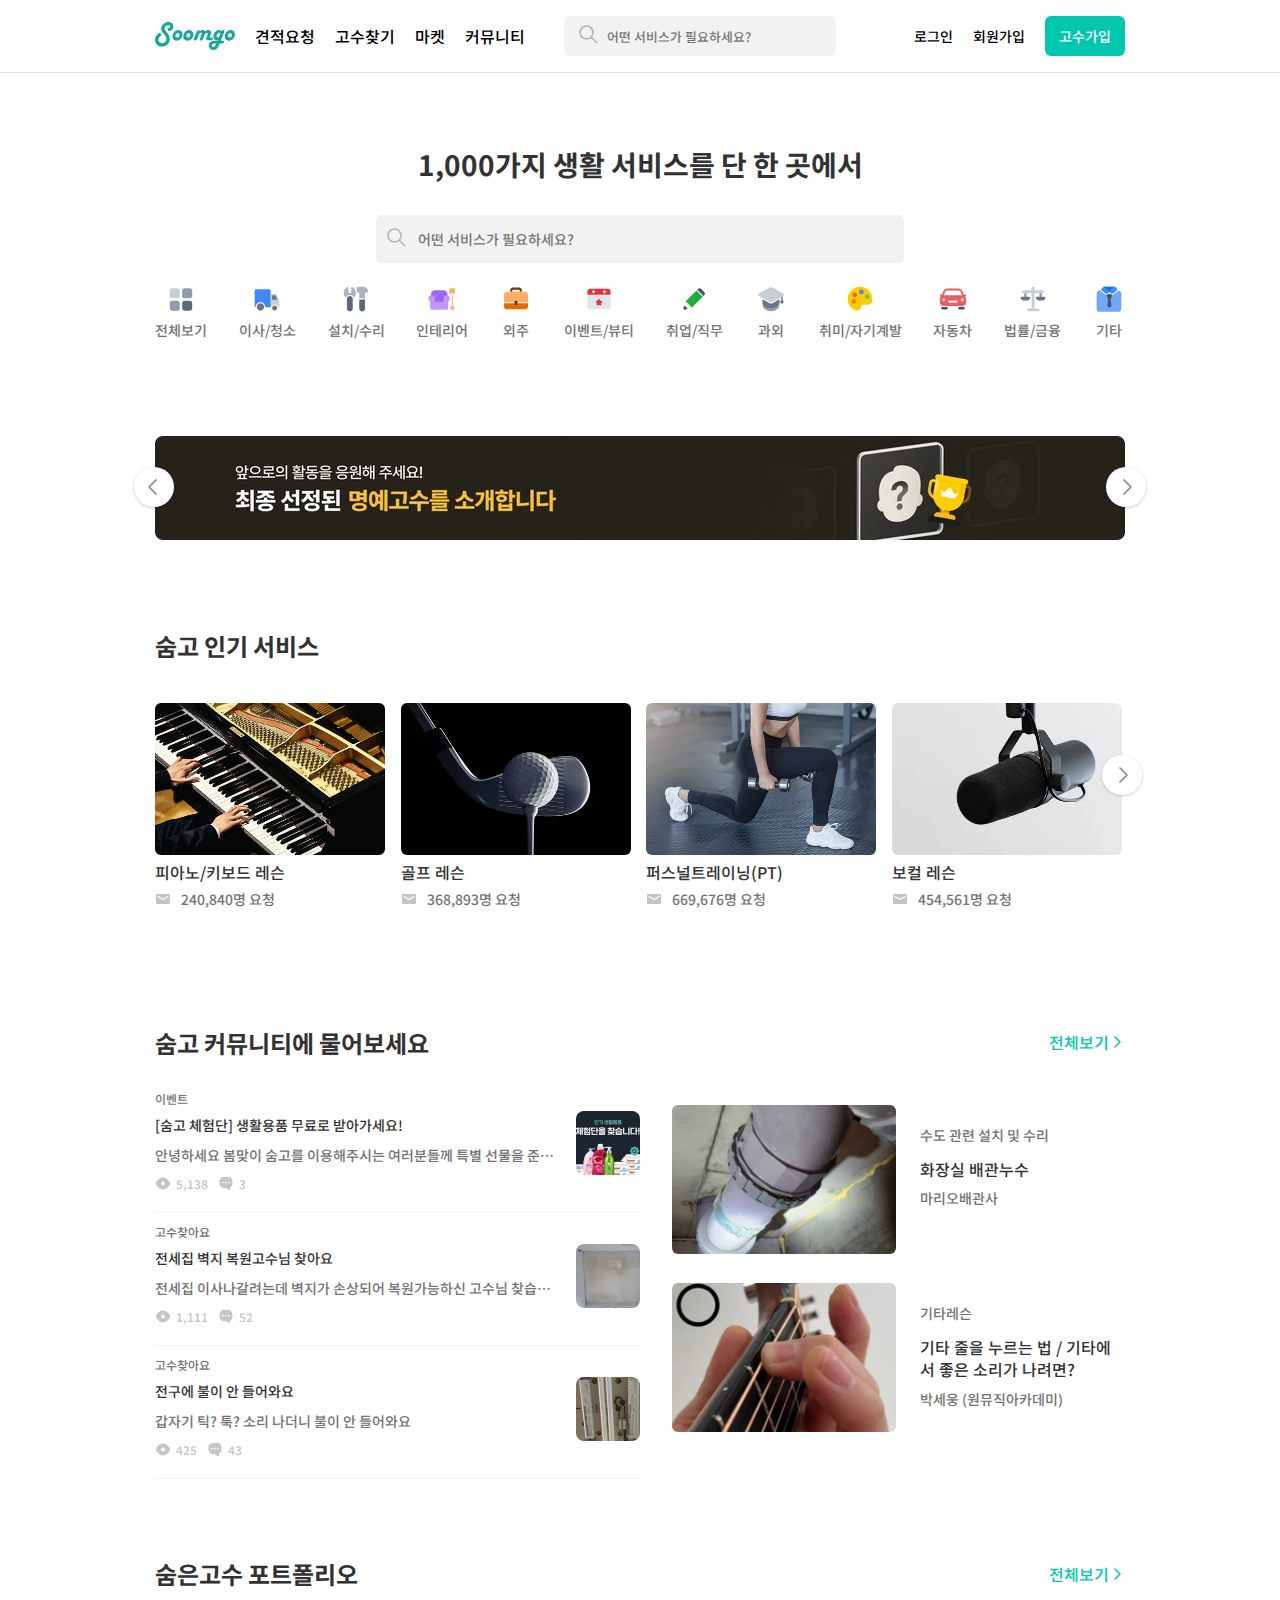
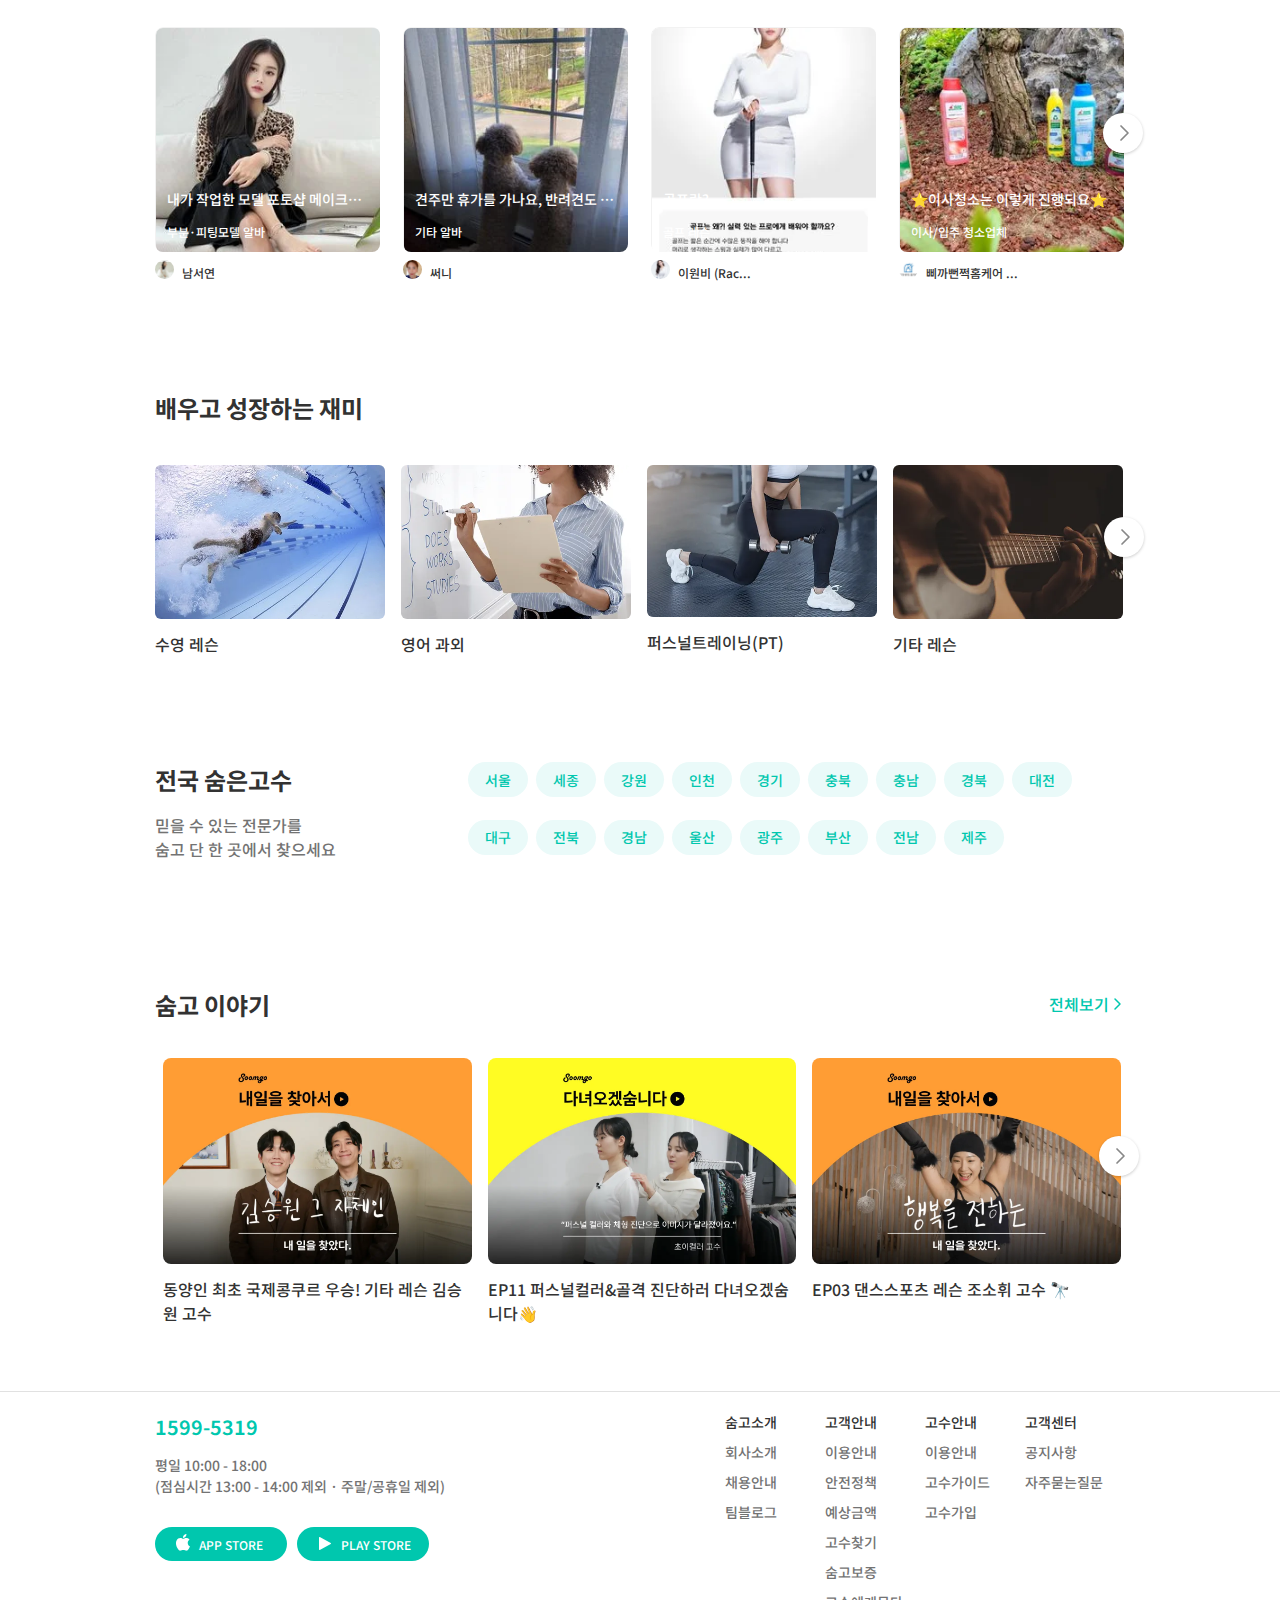
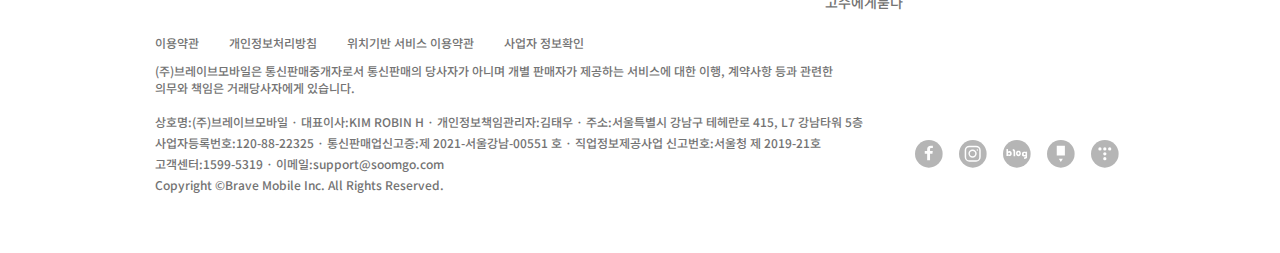
<file: index.html>
<!DOCTYPE html>
<html lang="en">
<head>
  <meta charset="UTF-8">
  <meta name="viewport" content="width=device-width, initial-scale=1.0">
  <title>숨고:숨은고수 - 1000만명이 선택한 전국민 생활 솔루션</title>
  <link rel="stylesheet" href="./css/header.css">
  <link rel="stylesheet" href="./css/index.css">
  <link rel="stylesheet" href="./css/footer.css">
  <link rel="preconnect" href="https://fonts.googleapis.com">
  <link rel="preconnect" href="https://fonts.gstatic.com" crossorigin>
  <link href="https://fonts.googleapis.com/css2?family=Noto+Sans+KR:wght@100..900&display=swap" rel="stylesheet">
  <script defer src="https://code.jquery.com/jquery-3.6.0.min.js"></script>
  <script defer src="./js/index.js"></script>
  <script defer src="./js/header.js"></script>
</head>
<body>
  <header>
    <div class="header">
        <div class="header_left">
            <ul>
                <li><a href="./index.html"><img src="./img/navigation_logo.svg"></a></li>
                <li><a href="">견적요청</a></li>
                <li><a href="">고수찾기</a></li>
                <li><a href="">마켓</a></li>
                <li><a href="./community.html">커뮤니티</a></li>
            </ul>
        </div>
        <div class="header_searchbar">
            <div class="searchbar_inner">
                <p><img src="./img/magnifier.svg"/></p>
                <input type="text" placeholder="어떤 서비스가 필요하세요?"/>
            </div>
        </div>
        <div class="header_right">
            <ul>
                <li><a href="./login.html">로그인</a></li>
                <li><a href="./join.html">회원가입</a></li>
                <li><button>고수가입</button></li>
            </ul>
        </div>
    </div>
    <div class="header_list">
      <div class="header_list_height">
        <div class="header_list_tab">
          <ul>
            <li><span class="header_popular colored">인기키워드</span></li>
            <li><span class="header_recent">최근 검색한 서비스</span></li>
          </ul>
        </div>
        <div class="header_list_content">
          <ul>
            <li><a href="#">피아노/키보드 레슨</a></li>
            <li><a href="#">골프 레슨</a></li>
            <li><a href="#">퍼스널트레이닝(PT)</a></li>
            <li><a href="#">보컬 레슨</a></li>
            <li><a href="#">수학 과외</a></li>
            <li><a href="#">에어컨 설치 및 수리</a></li>
            <li><a href="#">문 설치 및 수리</a></li>
            <li><a href="#">수도 관련 설치 및 수리</a></li>
          </ul>
          <div class="header_recently_search">
            <span>
              최근 검색한 내역이 없습니다
            </span>
          </div>
        </div>
      </div>
      <div class="header_list_close">
        <span>닫기</span>
      </div>
    </div>
  </header>
  <main>
    <section class="section_one">
      <h2>1,000가지 생활 서비스를 단 한 곳에서</h2>
      <div class="section_one_searchbar">
        <p><img src="./img/magnifier.svg"/></p>
        <input type="text" placeholder="어떤 서비스가 필요하세요?" id="main_searchbar"/>
        <div class="searchbar_list">
          <div class="list_height">
            <div class="list_tab">
              <ul>
                <li><span class="popular colored">인기키워드</span></li>
                <li><span class="recent">최근 검색한 서비스</span></li>
              </ul>
            </div>
            <div class="list_content">
              <ul>
                <li><a href="#">피아노/키보드 레슨</a></li>
                <li><a href="#">골프 레슨</a></li>
                <li><a href="#">퍼스널트레이닝(PT)</a></li>
                <li><a href="#">보컬 레슨</a></li>
                <li><a href="#">수학 과외</a></li>
                <li><a href="#">에어컨 설치 및 수리</a></li>
                <li><a href="#">문 설치 및 수리</a></li>
                <li><a href="#">수도 관련 설치 및 수리</a></li>
              </ul>
              <div class="recently_search">
                <span>
                  최근 검색한 내역이 없습니다
                </span>
              </div>
            </div>
          </div>
          <div class="list_close">
            <span>닫기</span>
          </div>
        </div>
      </div>
      <div class="section_one_category">
        <ul>
          <li>
            <a href="">
              <div class="category_button">
                <div><img src="./img/all.svg"/></div>
                <p>전체보기</p>
              </div>
            </a>
          </li>
          <li>
            <a href="">
              <div class="category_button">
                <div><img src="./img/clean.svg"/></div>
                <p>이사/청소</p>
              </div>
            </a>
          </li>
          <li>
            <a href="">
              <div class="category_button">
                <div><img src="./img/as.svg"/></div>
                <p>설치/수리</p>
              </div>
            </a>
          </li>
          <li>
            <a href="">
              <div class="category_button">
                <div><img src="./img/interior.svg"/></div>
                <p>인테리어</p>
              </div>
            </a>
          </li>
          <li>
            <a href="">
              <div class="category_button">
                <div><img src="./img/outsource.svg"/></div>
                <p>외주</p>
              </div>
            </a>
          </li>
          <li>
            <a href="">
              <div class="category_button">
                <div><img src="./img/event.svg"/></div>
                <p>이벤트/뷰티</p>
              </div>
            </a>
          </li>
          <li>
            <a href="">
              <div class="category_button">
                <div><img src="./img/job.svg"/></div>
                <p>취업/직무</p>
              </div>
            </a>
          </li>
          <li>
            <a href="">
              <div class="category_button">
                <div><img src="./img/lesson.svg"/></div>
                <p>과외</p>
              </div>
            </a>
          </li>
          <li>
            <a href="">
              <div class="category_button">
                <div><img src="./img/hobby.svg"/></div>
                <p>취미/자기계발</p>
              </div>
            </a>
          </li>
          <li>
            <a href="">
              <div class="category_button">
                <div><img src="./img/car.svg"/></div>
                <p>자동차</p>
              </div>
            </a>
          </li>
          <li>
            <a href="">
              <div class="category_button">
                <div><img src="./img/legal.svg"/></div>
                <p>법률/금융</p>
              </div>
            </a>
          </li>
          <li>
            <a href="">
              <div class="category_button">
                <div><img src="./img/else.svg"/></div>
                <p>기타</p>
              </div>
            </a>
          </li>
        </ul>
      </div>
      <div class="section_one_banner">
        <div>
          <ul class="banner_img" id="banner">
            <li><a href=""><img class="bannerImage" src="./img/banner1.webp" alt=""></a></li>
            <li><a href=""><img class="bannerImage" src="./img/banner2.webp" alt=""></a></li>
            <li><a href=""><img class="bannerImage" src="./img/banner3.webp" alt=""></a></li>
            <li><a href=""><img class="bannerImage" src="./img/banner4.webp" alt=""></a></li>
            <li><a href=""><img class="bannerImage" src="./img/banner5.webp" alt=""></a></li>
            <li><a href=""><img class="bannerImage" src="./img/banner6.webp" alt=""></a></li>
          </ul>
        </div>
        <p class="banner_prev_button">
          <img src="./img/prev_button.svg" alt="">
        </p>
        <p class="banner_next_button">
          <img src="./img/next_button.svg" alt="">
        </p>
      </div>
    </section>
    <section class="section_two">
      <h2>숨고 인기 서비스</h2>
      <div class="section_two_service">
        <ul class="service">
          <li>
            <a href="">
              <div class="service_list">
                <img class="service_img" src="./img/piano_lesson.webp" alt="">
                <p>피아노/키보드 레슨</p>
                <div class="lesson_request">
                  <img src="./img/request_icon.svg" alt="">
                  <span>240,840명 요청</span>
                </div>
              </div>
            </a>
          </li>
          <li>
            <a href="">
              <div class="service_list">
                <img class="service_img" src="./img/golf_lesson.webp  " alt="">
                <p>골프 레슨</p>
                <div class="lesson_request">
                  <img src="./img/request_icon.svg" alt="">
                  <span>368,893명 요청</span>
                </div>
              </div>
            </a>
          </li>
          <li>
            <a href="">
              <div class="service_list">
                <img class="service_img" src="./img/pt_lesson.webp" alt="">
                <p>퍼스널트레이닝(PT)</p>
                <div class="lesson_request">
                  <img src="./img/request_icon.svg" alt="">
                  <span>669,676명 요청</span>
                </div>
              </div>
            </a>
          </li>
          <li>
            <a href="">
              <div class="service_list">
                <img class="service_img" src="./img/vocal_lesson.webp" alt="">
                <p>보컬 레슨</p>
                <div class="lesson_request">
                  <img src="./img/request_icon.svg" alt="">
                  <span>454,561명 요청</span>
                </div>
              </div>
            </a>
          </li>
          <li>
            <a href="">
              <div class="service_list">
                <img class="service_img" src="./img/math_lesson.webp" alt="">
                <p>수학 과외</p>
                <div class="lesson_request">
                  <img src="./img/request_icon.svg" alt="">
                  <span>330,868명 요청</span>
                </div>
              </div>
            </a>
          </li>
          <li>
            <a href="">
              <div class="service_list">
                <img class="service_img" src="./img/aircon_as.webp" alt="">
                <p>에어컨 설치 및 수리</p>
                <div class="lesson_request">
                  <img src="./img/request_icon.svg" alt="">
                  <span>850,168명 요청</span>
                </div>
              </div>
            </a>
          </li>
          <li>
            <a href="">
              <div class="service_list">
                <img class="service_img" src="./img/door_as.webp" alt="">
                <p>문 설치 및 수리</p>
                <div class="lesson_request">
                  <img src="./img/request_icon.svg" alt="">
                  <span>278,512명 요청</span>
                </div>
              </div>
            </a>
          </li>
          <li>
            <a href="">
              <div class="service_list">
                <img class="service_img" src="./img/watertap_as.webp" alt="">
                <p>수도 관련 설치 및 수리</p>
                <div class="lesson_request">
                  <img src="./img/request_icon.svg" alt="">
                  <span>381,803명 요청</span>
                </div>
              </div>
            </a>
          </li>
        </ul>
        <p class="service_prev_button">
          <img src="./img/prev_button.svg" alt="">
        </p>
        <p class="service_next_button">
          <img src="./img/next_button.svg" alt="">
        </p>
      </div>
    </section>
    <section class="section_three">
      <div class="section_three_title">
        <h2>숨고 커뮤니티에 물어보세요</h2>
        <a href="./community.html">
          <span>전체보기</span>
          <img src="./img/seeall_button.svg" alt="">
        </a>
      </div>
      <div class="section_three_community">
        <div class="community_left">
          <ul>
            <li>
              <a href="">
                <div class="community_post">
                  <p>이벤트</p>
                  <div class="post_content">
                    <p>[숨고 체험단] 생활용품 무료로 받아가세요!</p>
                    <p>
                      안녕하세요 봄맞이 숨고를 이용해주시는 여러분들께 특별 선물을 준비했어요🎁! 신청자 중 50명을 선정하여 신청폼에서 골라주신 생활용품을 보내드릴 예정입니다. 
                      생활필수템으로 준비해보았으니 많은 참여 부탁드려요🥳(당첨자는 후기 필수!) 🎁 상품 정보 : ...
                    </p>
                    <div class="post_view">
                      <p>
                        <img src="./img/view_icon.svg">
                        <span>5,138</span>
                      </p>
                      <p>
                        <img src="./img/message_icon.svg">
                        <span>3</span>
                      </p>
                    </div>
                  </div>
                </div>
                <div class="post_img">
                  <img src="./img/community1.webp" alt="">
                </div>
              </a>
            </li>
            <li>
              <a href="">
                <div class="community_post">
                  <p>고수찾아요</p>
                  <div class="post_content">
                    <p>전세집 벽지 복원고수님 찾아요</p>
                    <p>
                      전세집 이사나갈려는데 벽지가 손상되어 복원가능하신 고수님 찾습니다. 사이즈 가로 약 70 세로 약 80 정도입니다
                    </p>
                    <div class="post_view">
                      <p>
                        <img src="./img/view_icon.svg">
                        <span>1,111</span>
                      </p>
                      <p>
                        <img src="./img/message_icon.svg">
                        <span>52</span>
                      </p>
                    </div>
                  </div>
                </div>
                <div class="post_img">
                  <img src="./img/community2.webp" alt="">
                </div>
              </a>
            </li>
            <li>
              <a href="">
                <div class="community_post">
                  <p>고수찾아요</p>
                  <div class="post_content">
                    <p>전구에 불이 안 들어와요</p>
                    <p>갑자기 틱? 툭? 소리 나더니 불이 안 들어와요</p>
                    <div class="post_view">
                      <p>
                        <img src="./img/view_icon.svg">
                        <span>425</span>
                      </p>
                      <p>
                        <img src="./img/message_icon.svg">
                        <span>43</span>
                      </p>
                    </div>
                  </div>
                </div>
                <div class="post_img">
                  <img src="./img/community3.webp" alt="">
                </div>
              </a>
            </li>
          </ul>
        </div>
        <div class="community_right">
          <ul>
            <li>
              <a href="">
                <div class="community_right_img">
                  <img src="./img/community6.webp" alt="">
                </div>
                <div>
                  <p class="community_right_title">수도 관련 설치 및 수리</p>
                  <p class="community_right_content">
                    화장실 배관누수
                  </p>
                  <span class="community_right_who">마리오배관사</span>
                </div>
              </a>
            </li>
            <li>
              <a href="">
                <div class="community_right_img">
                  <img src="./img/community4.webp" alt="">
                </div>
                <div>
                  <p class="community_right_title">기타레슨</p>
                  <p class="community_right_content"> 
                    기타 줄을 누르는 법 / 기타에서 좋은 소리가 나려면?
                  </p>
                  <span class="community_right_who">박세웅 (원뮤직아카데미)</span>
                </div>
              </a>
            </li>
          </ul>
        </div>
      </div>
    </section>
    <section class="section_four">
      <div class="section_four_title">
        <h2>숨은고수 포트폴리오</h2>
        <a href="">
          <span>전체보기</span>
          <img src="./img/seeall_button.svg" alt="">
        </a>
      </div>
      <div class="section_four_portfolio">
        <ul class="portfolio">
          <li>
            <a href="">
              <div class="port_img">
                <img class="portfolio_img" src="./img/portfolio_model.webp" alt="">
                <div class="port_title">
                  <h3>내가 작업한 모델 포토샵 메이크업 헤어 사진</h3>
                  <p>부분·피팅모델 알바</p>
                </div>
              </div>
            </a>
            <a class="profile" href="">
              <p><img src="./img/nam.webp"></p>
              <span>남서연</span>
            </a>
          </li>
          <li>
            <a href="">
              <div class="port_img">
                <img class="portfolio_img" src="./img/portfolio_dog.webp" alt="">
                <div class="port_title">
                  <h3>견주만 휴가를 가나요, 반려견도 휴가가 필요합니다.</h3>
                  <p>기타 알바</p>
                </div>
              </div>
            </a>
            <a class="profile" href="">
              <p><img src="./img/sunny.webp"></p>
              <span>써니</span>
            </a>
          </li>
          <li>
            <a href="">
              <div class="port_img">
                <img class="portfolio_img" src="./img/portfolio_golf.webp" alt="">
                <div class="port_title">
                  <h3>골프란?</h3>
                  <p>골프 레슨</p>
                </div>
              </div>
            </a>
            <a class="profile" href="">
              <p><img src="./img/golf.webp"></p>
              <span>이원비 (Rac...</span>
            </a>
          </li>
          <li>
            <a href="">
              <div class="port_img">
                <img class="portfolio_img" src="./img/portfolio_clean.webp" alt="">
                <div class="port_title">
                  <h3>⭐️이사청소는 이렇게 진행되요⭐️</h3>
                  <p>이사/입주 청소업체</p>
                </div>
              </div>
            </a>
            <a class="profile" href="">
              <p><img src="./img/homecare.webp"></p>
              <span>삐까뻔쩍홈케어 ...</span>
            </a>
          </li>
          <li>
            <a href="">
              <div class="port_img">
                <img class="portfolio_img" src="./img/portfolio_sportswear.webp" alt="">
                <div class="port_title">
                  <h3>여성복/스포츠웨어/패션잡화 피팅모델</h3>
                  <p>부분·피팅모델 알바</p>
                </div>
              </div>
            </a>
            <a class="profile" href="">
              <p><img src="./img/jungmi.webp"></p>
              <span>정미</span>
            </a>
          </li>
          <li>
            <a href="">
              <div class="port_img">
                <img class="portfolio_img" src="./img/portfolio_remodeling.webp" alt="">
                <div class="port_title">
                  <h3>주택신축, 리모델링 및 보수공사</h3>
                  <p>공사·건설현장 알바</p>
                </div>
              </div>
            </a>
            <a class="profile" href="">
              <p><img src="./img/joohanchul.webp"></p>
              <span>주한철</span>
            </a>
          </li>
          <li>
            <a href="">
              <div class="port_img">
                <img class="portfolio_img" src="./img/portfolio_move.webp" alt="">
                <div class="port_title">
                  <h3>33평 아파트 포장이사로 진행했습니다.</h3>
                  <p>국내 이사</p>
                </div>
              </div>
            </a>
            <a class="profile" href="">
              <p><img src="./img/move.webp"></p>
              <span>⭐ 왕창이사(대...</span>
            </a>
          </li>
          <li>
            <a href="">
              <div class="port_img">
                <img class="portfolio_img" src="./img/portfolio_systemaircon.webp" alt="">
                <div class="port_title">
                  <h3>1way 천장형 분해세척</h3>
                  <p>시스템에어컨 청소</p>
                </div>
              </div>
            </a>
            <a class="profile" href="">
              <p><img src="./img/whitecleanic.webp"></p>
              <span>[화이트크리닉]...</span>
            </a>
          </li>
        </ul>
      </div>
      <p class="portfolio_prev_button">
        <img src="./img/prev_button.svg" alt="">
      </p>
      <p class="portfolio_next_button">
        <img src="./img/next_button.svg" alt="">
      </p>
    </section>
    <section class="section_five">
      <h2>배우고 성장하는 재미</h2>
      <div class="section_five_fun">
        <ul class="lesson">
          <li>
            <a href="">
              <div class="lesson_list">
                <img src="./img/swim_lesson.webp" alt="">
                <p>수영 레슨</p>
              </div>
            </a>
          </li>
          <li>
            <a href="">
              <div class="lesson_list">
                <img src="./img/eng_lesson.webp" alt="">
                <p>영어 과외</p>
              </div>
            </a>
          </li>
          <li>
            <a href="">
              <div class="lesson_list">
                <img src="./img/pt_lesson.webp" alt="">
                <p>퍼스널트레이닝(PT)</p>
              </div>
            </a>
          </li>
          <li>
            <a href="">
              <div class="lesson_list">
                <img src="./img/guiter_lesson.webp" alt="">
                <p>기타 레슨</p>
              </div>
            </a>
          </li>
          <li>
            <a href="">
              <div class="lesson_list">
                <img src="./img/golf_lesson.webp" alt="">
                <p>골프 레슨</p>
              </div>
            </a>
          </li>
          <li>
            <a href="">
              <div class="lesson_list">
                <img src="./img/vocal_lesson.webp" alt="">
                <p>보컬 레슨</p>
              </div>
            </a>
          </li>
        </ul>
        <p class="lesson_prev_button">
          <img src="./img/prev_button.svg" alt="">
        </p>
        <p class="lesson_next_button">
          <img src="./img/next_button.svg" alt="">
        </p>
      </div>
    </section>
    <section class="section_six">
      <div class="section_six_title">
        <h2>전국 숨은고수</h2>
        <p>
          믿을 수 있는 전문가를
          <br>
          숨고 단 한 곳에서 찾으세요
        </p>
      </div>
      <ul>
        <li><a href="">서울</a></li>
        <li><a href="">세종</a></li>
        <li><a href="">강원</a></li>
        <li><a href="">인천</a></li>
        <li><a href="">경기</a></li>
        <li><a href="">충북</a></li>
        <li><a href="">충남</a></li>
        <li><a href="">경북</a></li>
        <li><a href="">대전</a></li>
        <li><a href="">대구</a></li>
        <li><a href="">전북</a></li>
        <li><a href="">경남</a></li>
        <li><a href="">울산</a></li>
        <li><a href="">광주</a></li>
        <li><a href="">부산</a></li>
        <li><a href="">전남</a></li>
        <li><a href="">제주</a></li>
      </ul>
    </section>
    <section class="section_seven">
      <div class="section_seven_title">
        <h2>숨고 이야기</h2>
        <a href="">
          <span>전체보기</span>
          <img src="./img/seeall_button.svg" alt="">
        </a>
      </div>
      <div class="section_seven_story">
        <ul class="story">
          <li>
            <a href="">
              <div class="story_img"><img src="./img/sumgo_story1.webp" alt=""></div>
              <p>동양인 최초 국제콩쿠르 우승! 기타 레슨 김승원 고수</p>
            </a>
          </li>
          <li>
            <a href="">
              <div class="story_img"><img src="./img/sumgo_story2.webp" alt=""></div>
              <p>EP11 퍼스널컬러&골격 진단하러 다녀오겠숨니다👋</p>
            </a>
          </li>
          <li>
            <a href="">
              <div class="story_img"><img src="./img/sumgo_story3.webp" alt=""></div>
              <p>EP03 댄스스포츠 레슨 조소휘 고수 🔭</p>
            </a>
          </li>
          <li>
            <a href="">
              <div class="story_img"><img src="./img/sumgo_story4.webp" alt=""></div>
              <p>EP10 이사 청소하러 다녀오겠숨니다👋</p>
            </a>
          </li>
          <li>
            <a href="">
              <div class="story_img"><img src="./img/sumgo_story5.webp" alt=""></div>
              <p>EP09 베이킹 레슨하러 다녀오겠숨니다👋</p>
            </a>
          </li>
          <li>
            <a href="">
              <div class="story_img"><img src="./img/sumgo_story6.webp" alt=""></div>
              <p>EP02 OPIc과외 정희훈 고수🔭</p>
            </a>
          </li>
          <li>
            <a href="">
              <div class="story_img"><img src="./img/sumgo_story7.webp" alt=""></div>
              <p>EP08 와인 레슨하러 다녀오겠숨니다👋</p>
            </a>
          </li>
          <li>
            <a href="">
              <div class="story_img"><img src="./img/sumgo_story8.webp" alt=""></div>
              <p>EP01 수제악기 제작 김병철 고수 🔭</p>
            </a>
          </li>
        </ul>
      </div>
      <p class="story_prev_button">
        <img src="./img/prev_button.svg" alt="">
      </p>
      <p class="story_next_button">
        <img src="./img/next_button.svg" alt="">
      </p>
    </section>
  </main>
  <footer>
    <div class="footer">
      <div class="footer_top">
        <div class="footer_top_right">
          <p class="text_top">1599-5319</p>
          <p class="text_middle">
            평일 10:00 - 18:00
            <br>
            (점심시간 13:00 - 14:00 제외 · 주말/공휴일 제외)
          </p>
          <div class="downloads_button">
            <a class="download" href="">
              <img src="./img/icon-download-appstore.svg" alt="">
              APP STORE
            </a>
            <a class="download" href="">
              <img src="./img/icon-download-palystore.svg" alt="">
              PLAY STORE
            </a>
          </div>
        </div>
        <div class="footer_top_left">
          <ul>
            <li>
              <p>숨고소개</p>
              <div>
                <a href="">회사소개</a>
                <a href="">채용안내</a>
                <a href="">팀블로그</a>
              </div>
            </li>
            <li>
              <p>고객안내</p>
              <div>
                <a href="">이용안내</a>
                <a href="">안전정책</a>
                <a href="">예상금액</a>
                <a href="">고수찾기</a>
                <a href="">숨고보증</a>
                <a href="">고수에게묻다</a>
              </div>
            </li>
            <li>
              <p>고수안내</p>
              <div>
                <a href="">이용안내</a>
                <a href="">고수가이드</a>
                <a href="">고수가입</a>
              </div>
            </li>
            <li>
              <p>고객센터</p>
              <div>
                <a href="">공지사항</a>
                <a href="">자주묻는질문</a>
              </div>
            </li>
          </ul>
        </div>
      </div>
      <div class="footer_bottom">
        <div class="footer_bottom_left">
          <ul class="bottom_list">
            <li><a href="">이용약관</a></li>
            <li><a href="">개인정보처리방침</a></li>
            <li><a href="">위치기반 서비스 이용약관</a></li>
            <li><a href="">사업자 정보확인</a></li>
          </ul>
          <div>
            (주)브레이브모바일은 통신판매중개자로서 통신판매의 당사자가 아니며 개별 판매자가 제공하는 서비스에 대한 이행, 계약사항 등과 관련한 
            <br>
            의무와 책임은 거래당사자에게 있습니다.
          </div>
          <ul class="company_info">
            <li>상호명:(주)브레이브모바일 · 대표이사:KIM ROBIN H · 개인정보책임관리자:김태우 · 주소:서울특별시 강남구 테헤란로 415, L7 강남타워 5층</li>
            <li>사업자등록번호:120-88-22325 · 통신판매업신고증:제 2021-서울강남-00551 호 · 직업정보제공사업 신고번호:서울청 제 2019-21호</li>
            <li>고객센터:1599-5319 · 이메일:support@soomgo.com</li>
            <li>Copyright ©Brave Mobile Inc. All Rights Reserved.</li>
          </ul>
        </div>
        <div class="footer_bottom_right">
          <a href=""><img src="./img/icon-footer-sns-facebook.svg" alt=""></a>
          <a href=""><img src="./img/icon-footer-sns-instagram.svg" alt=""></a>
          <a href=""><img src="./img/icon-footer-sns-naverblog.svg" alt=""></a>
          <a href=""><img src="./img/icon-footer-sns-naverpost.svg" alt=""></a>
          <a href=""><img src="./img/icon-footer-sns-tistory.svg" alt=""></a>
        </div>
      </div>
    </div>
  </footer>
</body>
</html>
</file>
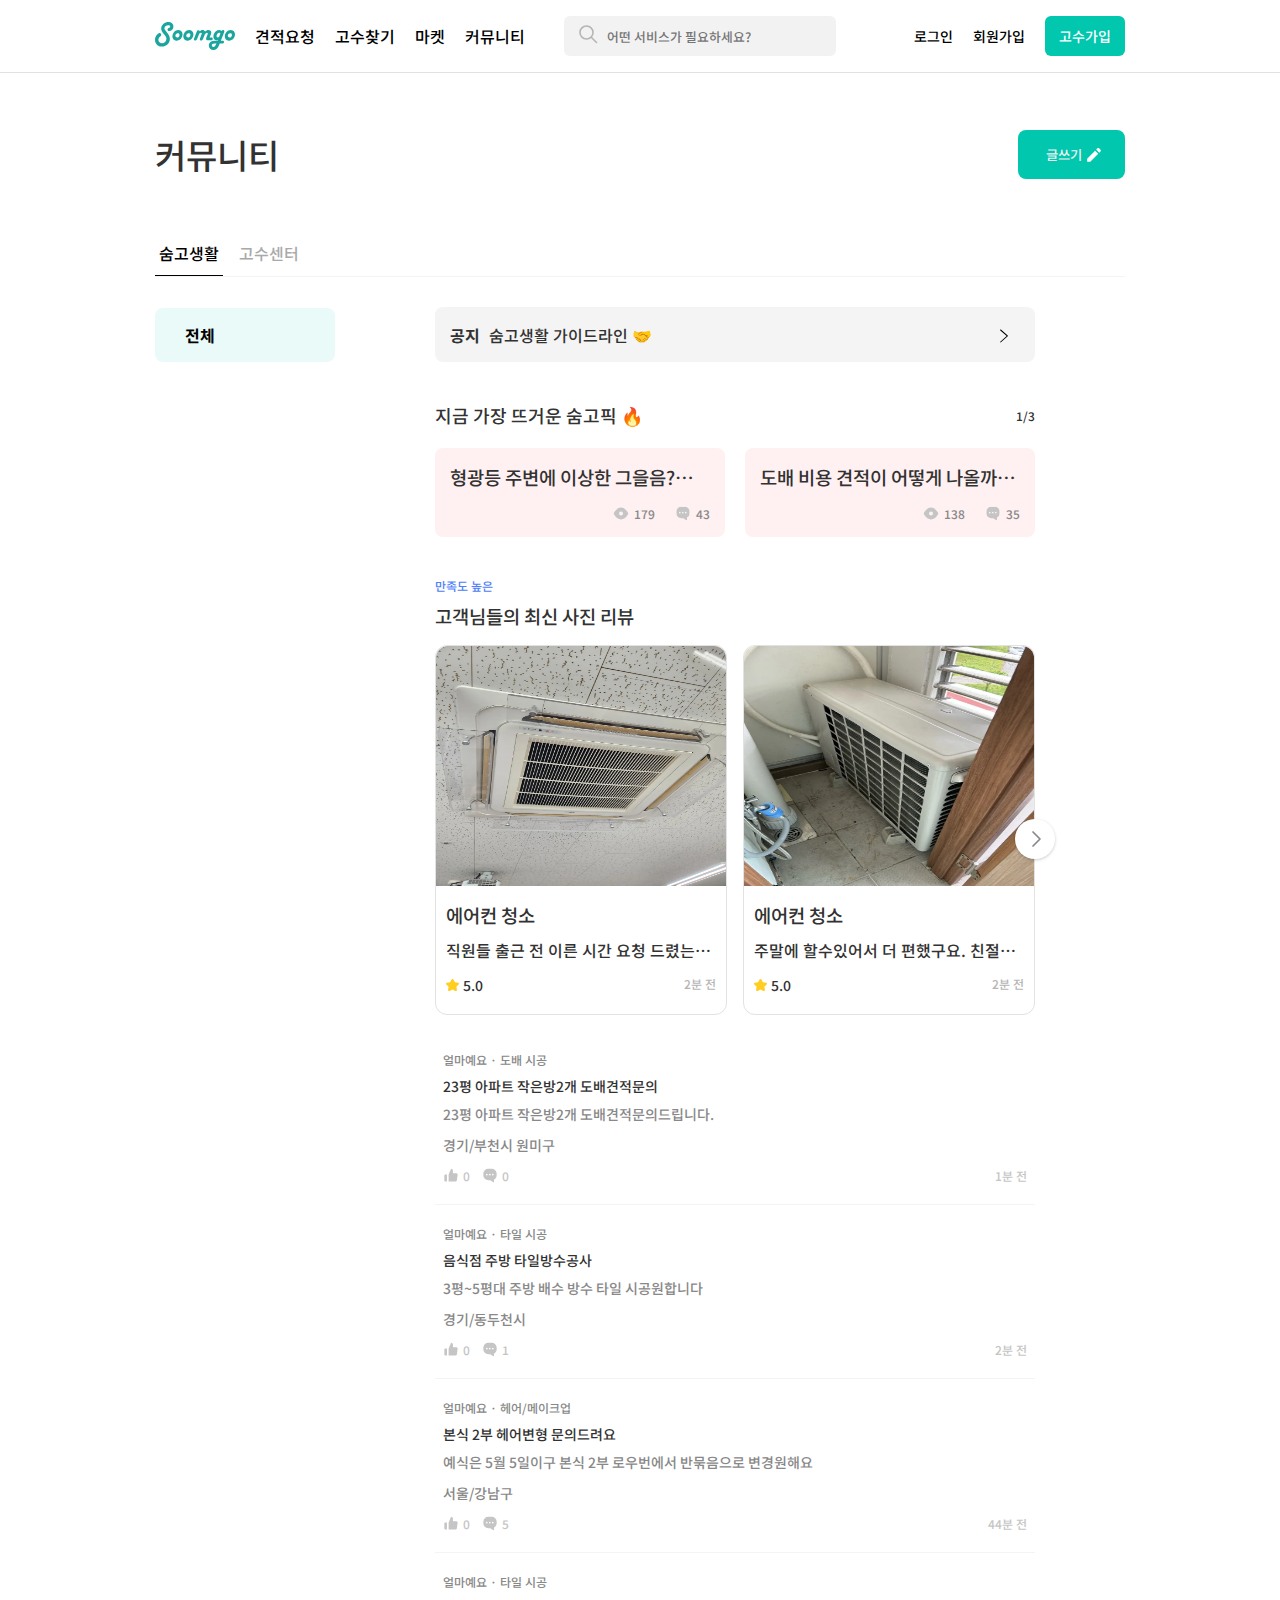
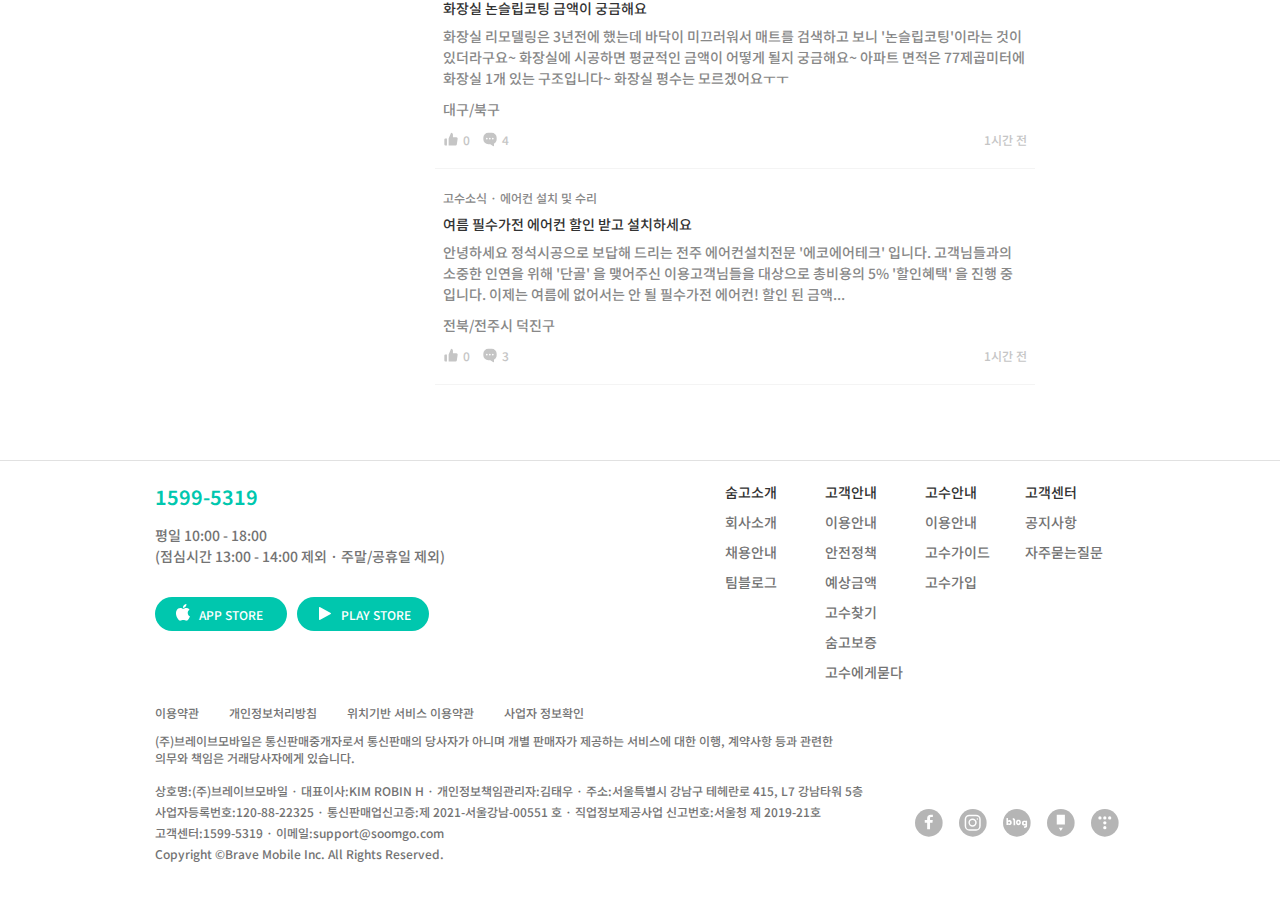
<file: community.html>
<!DOCTYPE html>
<html lang="en">
<head>
  <meta charset="UTF-8">
  <meta name="viewport" content="width=device-width, initial-scale=1.0">
  <title>생활 속 문제나 궁금한 서비스 비용, 다양한 경험을 이야기 해 보세요.</title>
  <link rel="stylesheet" href="./css/header.css">
  <link rel="stylesheet" href="./css/community.css">
  <link rel="stylesheet" href="./css/footer.css">
  <link rel="preconnect" href="https://fonts.googleapis.com">
  <link rel="preconnect" href="https://fonts.gstatic.com" crossorigin>
  <link href="https://fonts.googleapis.com/css2?family=Noto+Sans+KR:wght@100..900&display=swap" rel="stylesheet">
  <script defer src="https://code.jquery.com/jquery-3.6.0.min.js"></script>
  <script defer src="./js/community.js"></script>
  <script defer src="./js/header.js"></script>
</head>
<body>
  <header>
    <div class="header">
        <div class="header_left">
            <ul>
                <li><a href="./index.html"><img src="./img/navigation_logo.svg"></a></li>
                <li><a href="">견적요청</a></li>
                <li><a href="">고수찾기</a></li>
                <li><a href="">마켓</a></li>
                <li><a href="./community.html">커뮤니티</a></li>
            </ul>
        </div>
        <div class="header_searchbar">
            <div class="searchbar_inner">
                <p><img src="./img/magnifier.svg"/></p>
                <input type="text" placeholder="어떤 서비스가 필요하세요?"/>
            </div>
        </div>
        <div class="header_right">
            <ul>
                <li><a href="./login.html">로그인</a></li>
                <li><a href="./join.html">회원가입</a></li>
                <li><button>고수가입</button></li>
            </ul>
        </div>
    </div>
    <div class="header_list">
      <div class="header_list_height">
        <div class="header_list_tab">
          <ul>
            <li><span class="header_popular colored">인기키워드</span></li>
            <li><span class="header_recent">최근 검색한 서비스</span></li>
          </ul>
        </div>
        <div class="header_list_content">
          <ul>
            <li><a href="#">피아노/키보드 레슨</a></li>
            <li><a href="#">골프 레슨</a></li>
            <li><a href="#">퍼스널트레이닝(PT)</a></li>
            <li><a href="#">보컬 레슨</a></li>
            <li><a href="#">수학 과외</a></li>
            <li><a href="#">에어컨 설치 및 수리</a></li>
            <li><a href="#">문 설치 및 수리</a></li>
            <li><a href="#">수도 관련 설치 및 수리</a></li>
          </ul>
          <div class="header_recently_search">
            <span>
              최근 검색한 내역이 없습니다
            </span>
          </div>
        </div>
      </div>
      <div class="header_list_close">
        <span>닫기</span>
      </div>
    </div>
  </header>
  <main>
    <section class="community_title">
      <h1>커뮤니티</h1>
      <button>글쓰기<img src="./img/icon-pencil.svg" alt=""></button>
    </section>
    <section class="community_categorytab">
      <a class="sumgolife" href="">숨고생활</a>
      <a class="gosucenter" href="">고수센터</a>
    </section>
    <section class="community_main">
      <div class="community_main_category">
        <p><a href="">전체</a></p>
      </div>
      <div class="community_main_content">
        <div class="community_notice">
          <ul class="community_banner">
            <li>
              <a href="">
                <div class="community_news">
                  <span>공지</span>
                  <span>숨고생활 가이드라인 🤝</span>
                </div>
                <span><img src="./img/news_next_button.png" alt=""></span>
              </a>
            </li>
            <li>
              <a href="">
                <div class="community_news">
                  <span>이벤트</span>
                  <span>[숨고 체험단] 생활용품 무료로 받아가세요!</span>
                </div>
                <span><img src="./img/news_next_button.png" alt=""></span>
              </a>
            </li>
          </ul>
        </div>
        <div class="community_sumgo_pick">
          <div class="sumgo_pick_title">
            <h3>지금 가장 뜨거운 숨고픽 🔥</h3>
            <span>1/3</span>
          </div>

          <div>
            <div class="sumgo_pick_banner">
              <ul class="pick_banner">
                <li class="banner_li">
                  <a href="">
                  <h3>형광등 주변에 이상한 그을음?이 왜 생길까요?</h3>
                  <div>
                    <p>
                      <span><img src="./img/view_icon.svg" alt=""></span>
                      <span>179</span>
                    </p>
                    <p>
                      <span><img src="./img/message_icon.svg" alt=""></span>
                      <span>43</span>
                    </p>
                  </div>
                  </a>
                </li>
                <li class="banner_li">
                  <a href="">
                  <h3>도배 비용 견적이 어떻게 나올까요?</h3>
                  <div>
                    <p>
                      <span><img src="./img/view_icon.svg" alt=""></span>
                      <span>138</span>
                    </p>
                    <p>
                      <span><img src="./img/message_icon.svg" alt=""></span>
                      <span>35</span>
                    </p>
                  </div>
                  </a>
                </li>
                <li class="banner_li">
                  <a href="">
                  <h3>세면대 깨짐 처리비용 어느정도 될까요?</h3>
                  <div>
                    <p>
                      <span><img src="./img/view_icon.svg" alt=""></span>
                      <span>81</span>
                    </p>
                    <p>
                      <span><img src="./img/message_icon.svg" alt=""></span>
                      <span>41</span>
                    </p>
                  </div>
                  </a>
                </li>
                <li class="banner_li">
                  <a href="">
                  <h3>전실에 수납장하고싶어요</h3>
                  <div>
                    <p>
                      <span><img src="./img/view_icon.svg" alt=""></span>
                      <span>60</span>
                    </p>
                    <p>
                      <span><img src="./img/message_icon.svg" alt=""></span>
                      <span>32</span>
                    </p>
                  </div>
                  </a>
                </li>
                <li class="banner_li">
                  <a href="">
                  <h3>맥북 윈도우 설치후 배터리/발열/팅김문제</h3>
                  <div>
                    <p>
                      <span><img src="./img/view_icon.svg" alt=""></span>
                      <span>60</span>
                    </p>
                    <p>
                      <span><img src="./img/message_icon.svg" alt=""></span>
                      <span>32</span>
                    </p>
                  </div>
                  </a>
                </li>
                <li class="banner_li">
                  <a href="">
                  <h3>욕실 문 수리/교체</h3>
                  <div>
                    <p>
                      <span><img src="./img/view_icon.svg" alt=""></span>
                      <span>462</span>
                    </p>
                    <p>
                      <span><img src="./img/message_icon.svg" alt=""></span>
                      <span>58</span>
                    </p>
                  </div>
                  </a>
                </li>
              </ul>
            </div>
            <p class="sumgo_pick_prev_button" id = "pick_prev_button">
              <img src="./img/prev_button.svg" alt="">
            </p>
            <p class="sumgo_pick_next_button" id = "pick_next_button">
              <img src="./img/next_button.svg" alt="">
            </p>
          </div>
        </div>
        <div class="community_photo_review">
          <div class="community_photo_review_title">
            <p>만족도 높은</p>
            <h3>고객님들의 최신 사진 리뷰</h3>
          </div>
          <div>
          <ul class="photo_review_list">
            <li>
              <a href="">
                <img src="./img/aircon_clean.webp" alt="">
                <div class="photo_review_content">
                  <h3>에어컨 청소</h3>
                  <p> 
                    직원들 출근 전 이른 시간 요청 드렸는데 시간보다 더 일찍 방문 주셨어요.
                    언제 마지막으로 청소했는지 모를 정도로 상태가 심각했는데;; 깨끗하고 꼼꼼하게 작업 잘 해 주셨어요!
                    덕분에 더운 여름 깨끗한 에어컨 바람 맞으며 잘 보낼 수 있을 것 같습니다.
                    감사합니다. 
                  </p>
                  <div class="review_rating">
                    <p>
                      <img src="./img/star.svg" alt="">
                      <span>5.0</span>
                    </p>
                    <span>2분 전</span>
                  </div>
                </div>
              </a>
            </li>
            <li>
              <a href="">
                <img src="./img/aircon_install.webp" alt="">
                <div class="photo_review_content">
                  <h3>에어컨 청소</h3>
                  <p> 
                    주말에 할수있어서 더 편했구요.
                    친절하시고 꼼꼼하세요.
                    시간 좀 걸렸지만 
                    그만큼 꼼꼼하게 체크해주셨어요^^ 
                  </p>
                  <div class="review_rating">
                    <p>
                      <img src="./img/star.svg" alt="">
                      <span>5.0</span>
                    </p>
                    <span>2분 전</span>
                  </div>
                </div>
              </a>
            </li>
            <li>
              <a href="">
                <img src="./img/review_photo3.webp" alt="">
                <div class="photo_review_content">
                  <h3>에어컨 청소</h3>
                  <p> 
                    친절하시고 꼼꼼히 잘 해주셨어요~에어컨 두개 모두 깔끔히 청소 되었네요,
                    청소 전 후 사진보시면 훌륭히 마무리 되었습니다~  
                  </p>
                  <div class="review_rating">
                    <p>
                      <img src="./img/star.svg" alt="">
                      <span>5.0</span>
                    </p>
                    <span>2분 전</span>
                  </div>
                </div>
              </a>
            </li>
            <li>
              <a href="">
                <img src="./img/review_photo4.webp" alt="">
                <div class="photo_review_content">
                  <h3>도배 시공</h3>
                  <p> 
                    제가 도배를 해봤지만 이만큼 섬세한 사장님 없습니다 끝마무리도 너무 깔끔하게 해주시고 섬세함이 장난이 아닌데 
                    저희 어머니 집에 도배할때 다른분은 기계를 들고 들어와서 펴서 장판에 찍힘이 다 생겼었는데 여기 사장님은 기계를 피고 박스 깔고 들어오시더라구요 
                    장판 찍힘 하나도 없었습니다 제가 인테리어 하나엔 좀 깐깐한데 너무 만족하구요 다른데는 불안해서 지켜봤는데 여기는 정말 믿고 맡겨도 되는 집입니다 다른 집을 가도 저는 여기서 할거에요 괜히 돈은 돈대로 쓰고 내집 망가지면 너무 속상하잖아요
                    이 사장님이면 믿을수 있습니다 젊어서 트렌드 픽도 잘해주시고 인기 있으면 있다 없으면 없다 정확하게 이야기해주세요 진짜 도배든 장판이든 여기서 하세요 실제로 받은 제가 보장합니다👍🏻
                    후기를 이만큼 쓴적도 잘 없지만 진심으로 느껴서 남기니까 진짜 여기서 하세요 저는
                    두번 세번 네번 아니 만번 추천합니다
                    여기 사장님 도배 안하시면 저 평생 도배 못해요 ..? 도배 계~속 해주세여 진짜  
                  </p>
                  <div class="review_rating">
                    <p>
                      <img src="./img/star.svg" alt="">
                      <span>5.0</span>
                    </p>
                    <span>2분 전</span>
                  </div>
                </div>
              </a>
            </li>
            <li>
              <a href="">
                <img src="./img/review_photo5.webp" alt="">
                <div class="photo_review_content">
                  <h3>이사/입주 청소업체</h3>
                  <p> 
                    결혼 후 첫 이사여서 입주청소를 잘하는 업체를 만나고 싶었어요. 워낙 안좋은 후기들을 많이 봐서 걱정을 많이 했는데 숨고에서 정말 좋은 업체를 만났네요^^
                    당일 현장에서 작업자분들께서 꼼꼼하게 체크해주시고, 작업하는 내용을 실시간으로 보내주셔서 너무 신뢰가 갔습니다!
                    검수할때도 어떤 약품으로 어떻게 처리했는지를 잘 설명해주셨고, 검수하면서 발견된 덜 된 부분들도 다시 잘 마무리 해주셨습니다! 
                    
                    특별히,, 저희가 작업을 잘 하실 수 있는 환경을 잘 만들어드렸어야 했는데,, 그런 부분도 이해해주시고 ㅠㅠ 끝까지 잘 해주셔서 너무 감사드립니다!!
                    클린클리닉 추천합니당 😆 ^ 
                  </p>
                  <div class="review_rating">
                    <p>
                      <img src="./img/star.svg" alt="">
                      <span>5.0</span>
                    </p>
                    <span>2분 전</span>
                  </div>
                </div>
              </a>
            </li>
            <li>
              <a href="">
                <img src="./img/review_photo6.webp" alt="">
                <div class="photo_review_content">
                  <h3>수도 관련 설치 및 수리</h3>
                  <p>                     
                      제 실수로 세면대 배관이 절단 되어 교체 부탁 드렸습니다. 사전 연락도 친절하고 배려있게 잘 해주셨고, 방문 받았을 땐 더 친절함이 느껴졌어요. 
                      세면대가 완전 오픈형이 아니라 교체작업 많이 힘드셨음에도 불구하고, 다행히 일체형은 아니라며 추가비용 청구하지 않으시더라구요. 
                      오신김에 제가 망가뜨린 싱크대 호수도 좀 봐달라고 부탁 드렸어요. 좀 심각하게 망가뜨려 신랑도 포기했었는데, 힘을 너무 많이 쓰셔야 하는 상황에 땀을 계속 흘리시는데도 힘든내색 하지 않으시고 저렴한 가격에 교체 잘 해주셨어요. 
                      가격도 저렴하게 해주셔서 감사한 마음에 약소하나마 2만원 더 얹어드렸습니다. 
                      신랑도 저도 비용이 많이 나올거라 예상했었거든요. 저렴해도 완성도 높아 만족도 Good!! 
                      리뷰작성 잘 안 하는데 기분 좋은 마음에 올리네요. 세면대,싱크대 망가진 게 마음의 짐이었는데 홀가분한 하루입니다~ 고맙습니다!!!
                  </p>
                  <div class="review_rating">
                    <p>
                      <img src="./img/star.svg" alt="">
                      <span>5.0</span>
                    </p>
                    <span>2분 전</span>
                  </div>
                </div>
              </a>
            </li>
          </ul>
          </div>
          <p class="photo_review_prev_button">
            <img src="./img/prev_button.svg" alt="">
          </p>
          <p class="photo_review_next_button">
            <img src="./img/next_button.svg" alt="">
          </p>
        </div>
        <div class="community_review_list">
          <ul>
            <li>
              <a href="">
                <p class="review_category">얼마예요 · 도배 시공</p>
                <h3>23평 아파트 작은방2개 도배견적문의</h3>
                <p class="review_content"> 
                  23평 아파트 작은방2개 도배견적문의드립니다. 
                </p>
                <p class="review_place">경기/부천시 원미구</p>
                <div class="review_comment"> 
                  <div class="review_goodcount">
                    <p>
                      <img src="./img/good_count.svg" alt="">
                      <span>0</span>
                    </p>
                    <p>
                      <img src="./img/comment.svg" alt="">
                      <span>0</span>
                    </p>
                  </div>
                  <span>1분 전</span>
                </div>
              </a>
            </li>
            <li>
              <a href="">
                <p class="review_category">얼마예요 · 타일 시공</p>
                <h3>음식점 주방 타일방수공사</h3>
                <p class="review_content">3평~5평대 주방 배수 방수 타일 시공원합니다</p>
                <p class="review_place">경기/동두천시</p>
                <div class="review_comment"> 
                  <div class="review_goodcount">
                    <p>
                      <img src="./img/good_count.svg" alt="">
                      <span>0</span>
                    </p>
                    <p>
                      <img src="./img/comment.svg" alt="">
                      <span>1</span>
                    </p>
                  </div>
                  <span>2분 전</span>
                </div>
              </a>
            </li>
            <li>
              <a href="">
                <p class="review_category">얼마예요 · 헤어/메이크업</p>
                <h3>본식 2부 헤어변형 문의드려요</h3>
                <p class="review_content">예식은 5월 5일이구 본식 2부 로우번에서 반묶음으로 변경원해요</p>
                <p class="review_place">서울/강남구</p>
                <div class="review_comment"> 
                  <div class="review_goodcount">
                    <p>
                      <img src="./img/good_count.svg" alt="">
                      <span>0</span>
                    </p>
                    <p>
                      <img src="./img/comment.svg" alt="">
                      <span>5</span>
                    </p>
                  </div>
                  <span>44분 전</span>
                </div>
              </a>
            </li>
            <li>
              <a href="">
                <p class="review_category">얼마예요 · 타일 시공</p>
                <h3>화장실 논슬립코팅 금액이 궁금해요</h3>
                <p class="review_content"> 
                  화장실 리모델링은 3년전에 했는데 바닥이 미끄러워서 매트를 검색하고 보니 '논슬립코팅'이라는 것이 있더라구요~  화장실에 시공하면 평균적인 금액이 어떻게 될지 궁금해요~  
                  아파트 면적은 77제곱미터에 화장실 1개 있는 구조입니다~ 화장실 평수는 모르겠어요ㅜㅜ 
                </p>
                <p class="review_place">대구/북구</p>
                <div class="review_comment"> 
                  <div class="review_goodcount">
                    <p>
                      <img src="./img/good_count.svg" alt="">
                      <span>0</span>
                    </p>
                    <p>
                      <img src="./img/comment.svg" alt="">
                      <span>4</span>
                    </p>
                  </div>
                  <span>1시간 전</span>
                </div>
              </a>
            </li>
            <li>
              <a href="">
                <p class="review_category">고수소식 · 에어컨 설치 및 수리</p>
                <h3>여름 필수가전 에어컨 할인 받고 설치하세요</h3>
                <p class="review_content"> 
                  안녕하세요 정석시공으로 보답해 드리는 전주 에어컨설치전문 '에코에어테크' 입니다. 고객님들과의 소중한 인연을 위해 '단골' 을 맺어주신 이용고객님들을 대상으로 총비용의 5% '할인혜택' 을 진행 중 입니다. 
                  이제는 여름에 없어서는 안 될 필수가전 에어컨! 할인 된 금액...   
                </p>
                <p class="review_place">전북/전주시 덕진구</p>
                <div class="review_comment"> 
                  <div class="review_goodcount">
                    <p>
                      <img src="./img/good_count.svg" alt="">
                      <span>0</span>
                    </p>
                    <p>
                      <img src="./img/comment.svg" alt="">
                      <span>3</span>
                    </p>
                  </div>
                  <span>1시간 전</span>
                </div>
              </a>
            </li>      
          </ul>
        </div>
      </div>
    </section>
  </main>
  <footer>
    <div class="footer">
      <div class="footer_top">
        <div class="footer_top_right">
          <p class="text_top">1599-5319</p>
          <p class="text_middle">
            평일 10:00 - 18:00
            <br>
            (점심시간 13:00 - 14:00 제외 · 주말/공휴일 제외)
          </p>
          <div class="downloads_button">
            <a class="download" href="">
              <img src="./img/icon-download-appstore.svg" alt="">
              APP STORE
            </a>
            <a class="download" href="">
              <img src="./img/icon-download-palystore.svg" alt="">
              PLAY STORE
            </a>
          </div>
        </div>
        <div class="footer_top_left">
          <ul>
            <li>
              <p>숨고소개</p>
              <div>
                <a href="">회사소개</a>
                <a href="">채용안내</a>
                <a href="">팀블로그</a>
              </div>
            </li>
            <li>
              <p>고객안내</p>
              <div>
                <a href="">이용안내</a>
                <a href="">안전정책</a>
                <a href="">예상금액</a>
                <a href="">고수찾기</a>
                <a href="">숨고보증</a>
                <a href="">고수에게묻다</a>
              </div>
            </li>
            <li>
              <p>고수안내</p>
              <div>
                <a href="">이용안내</a>
                <a href="">고수가이드</a>
                <a href="">고수가입</a>
              </div>
            </li>
            <li>
              <p>고객센터</p>
              <div>
                <a href="">공지사항</a>
                <a href="">자주묻는질문</a>
              </div>
            </li>
          </ul>
        </div>
      </div>
      <div class="footer_bottom">
        <div class="footer_bottom_left">
          <ul class="bottom_list">
            <li><a href="">이용약관</a></li>
            <li><a href="">개인정보처리방침</a></li>
            <li><a href="">위치기반 서비스 이용약관</a></li>
            <li><a href="">사업자 정보확인</a></li>
          </ul>
          <div>
            (주)브레이브모바일은 통신판매중개자로서 통신판매의 당사자가 아니며 개별 판매자가 제공하는 서비스에 대한 이행, 계약사항 등과 관련한 
            <br>
            의무와 책임은 거래당사자에게 있습니다.
          </div>
          <ul class="company_info">
            <li>상호명:(주)브레이브모바일 · 대표이사:KIM ROBIN H · 개인정보책임관리자:김태우 · 주소:서울특별시 강남구 테헤란로 415, L7 강남타워 5층</li>
            <li>사업자등록번호:120-88-22325 · 통신판매업신고증:제 2021-서울강남-00551 호 · 직업정보제공사업 신고번호:서울청 제 2019-21호</li>
            <li>고객센터:1599-5319 · 이메일:support@soomgo.com</li>
            <li>Copyright ©Brave Mobile Inc. All Rights Reserved.</li>
          </ul>
        </div>
        <div class="footer_bottom_right">
          <a href=""><img src="./img/icon-footer-sns-facebook.svg" alt=""></a>
          <a href=""><img src="./img/icon-footer-sns-instagram.svg" alt=""></a>
          <a href=""><img src="./img/icon-footer-sns-naverblog.svg" alt=""></a>
          <a href=""><img src="./img/icon-footer-sns-naverpost.svg" alt=""></a>
          <a href=""><img src="./img/icon-footer-sns-tistory.svg" alt=""></a>
        </div>

      </div>
    </div>
  </footer>
</body>
</html>
</file>
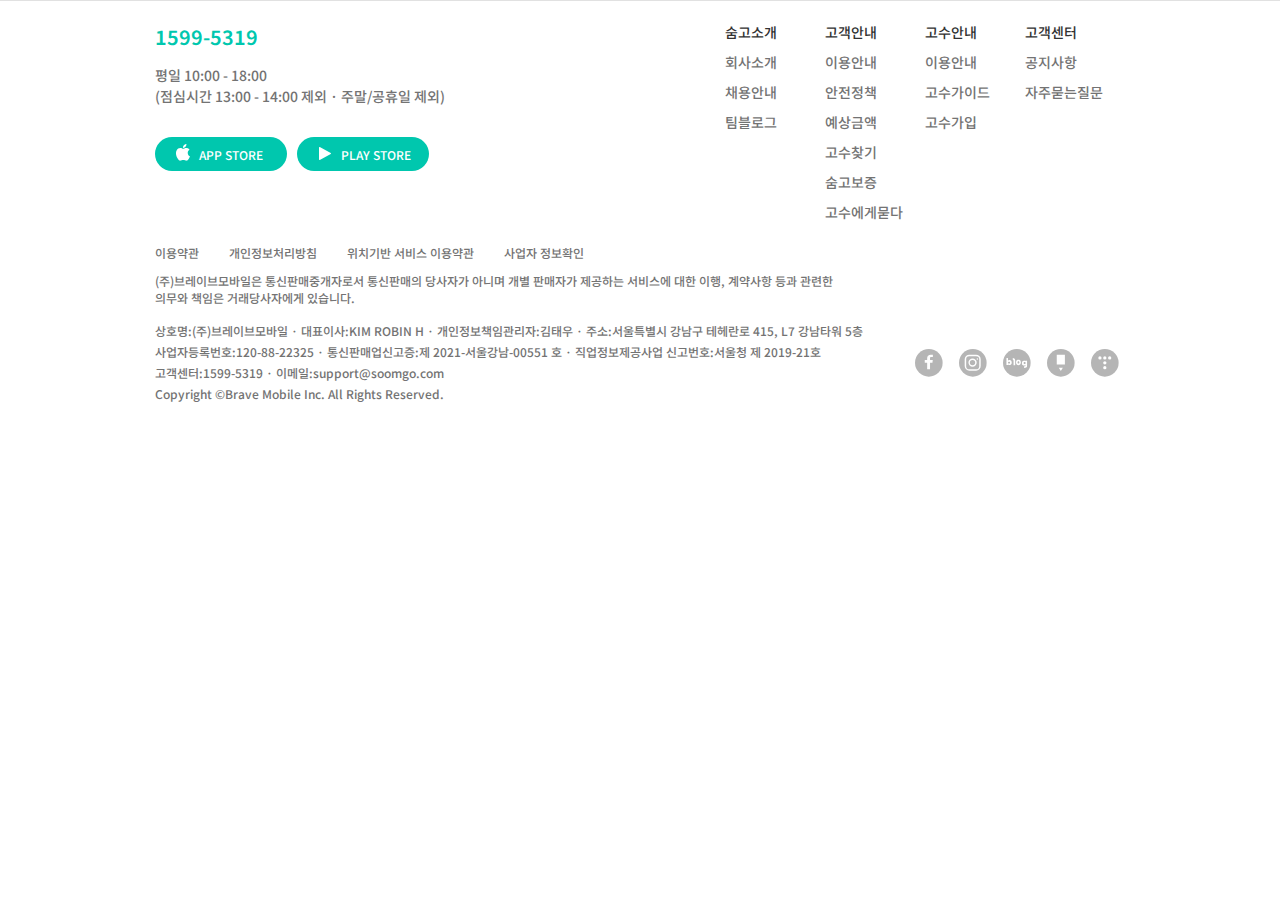
<file: footer.html>
<!DOCTYPE html>
<html lang="en">
<head>
  <meta charset="UTF-8">
  <meta name="viewport" content="width=device-width, initial-scale=1.0">
  <title>Document</title>
  <link rel="stylesheet" href="./css/footer.css">
  <link rel="preconnect" href="https://fonts.googleapis.com">
  <link rel="preconnect" href="https://fonts.gstatic.com" crossorigin>
  <link href="https://fonts.googleapis.com/css2?family=Noto+Sans+KR:wght@100..900&display=swap" rel="stylesheet">
</head>
<body>
  <footer>
    <div class="footer">
      <div class="footer_top">
        <div class="footer_top_right">
          <p class="text_top">1599-5319</p>
          <p class="text_middle">
            평일 10:00 - 18:00
            <br>
            (점심시간 13:00 - 14:00 제외 · 주말/공휴일 제외)
          </p>
          <div class="downloads_button">
            <a class="download" href="">
              <img src="./img/icon-download-appstore.svg" alt="">
              APP STORE
            </a>
            <a class="download" href="">
              <img src="./img/icon-download-palystore.svg" alt="">
              PLAY STORE
            </a>
          </div>
        </div>
        <div class="footer_top_left">
          <ul>
            <li>
              <p>숨고소개</p>
              <div>
                <a href="">회사소개</a>
                <a href="">채용안내</a>
                <a href="">팀블로그</a>
              </div>
            </li>
            <li>
              <p>고객안내</p>
              <div>
                <a href="">이용안내</a>
                <a href="">안전정책</a>
                <a href="">예상금액</a>
                <a href="">고수찾기</a>
                <a href="">숨고보증</a>
                <a href="">고수에게묻다</a>
              </div>
            </li>
            <li>
              <p>고수안내</p>
              <div>
                <a href="">이용안내</a>
                <a href="">고수가이드</a>
                <a href="">고수가입</a>
              </div>
            </li>
            <li>
              <p>고객센터</p>
              <div>
                <a href="">공지사항</a>
                <a href="">자주묻는질문</a>
              </div>
            </li>
          </ul>
        </div>
      </div>
      <div class="footer_bottom">
        <div class="footer_bottom_left">
          <ul class="bottom_list">
            <li><a href="">이용약관</a></li>
            <li><a href="">개인정보처리방침</a></li>
            <li><a href="">위치기반 서비스 이용약관</a></li>
            <li><a href="">사업자 정보확인</a></li>
          </ul>
          <div>
            (주)브레이브모바일은 통신판매중개자로서 통신판매의 당사자가 아니며 개별 판매자가 제공하는 서비스에 대한 이행, 계약사항 등과 관련한 
            <br>
            의무와 책임은 거래당사자에게 있습니다.
          </div>
          <ul class="company_info">
            <li>상호명:(주)브레이브모바일 · 대표이사:KIM ROBIN H · 개인정보책임관리자:김태우 · 주소:서울특별시 강남구 테헤란로 415, L7 강남타워 5층</li>
            <li>사업자등록번호:120-88-22325 · 통신판매업신고증:제 2021-서울강남-00551 호 · 직업정보제공사업 신고번호:서울청 제 2019-21호</li>
            <li>고객센터:1599-5319 · 이메일:support@soomgo.com</li>
            <li>Copyright ©Brave Mobile Inc. All Rights Reserved.</li>
          </ul>
        </div>
        <div class="footer_bottom_right">
          <a href=""><img src="./img/icon-footer-sns-facebook.svg" alt=""></a>
          <a href=""><img src="./img/icon-footer-sns-instagram.svg" alt=""></a>
          <a href=""><img src="./img/icon-footer-sns-naverblog.svg" alt=""></a>
          <a href=""><img src="./img/icon-footer-sns-naverpost.svg" alt=""></a>
          <a href=""><img src="./img/icon-footer-sns-tistory.svg" alt=""></a>
        </div>

      </div>
    </div>
  </footer>
</body>
</html>
</file>
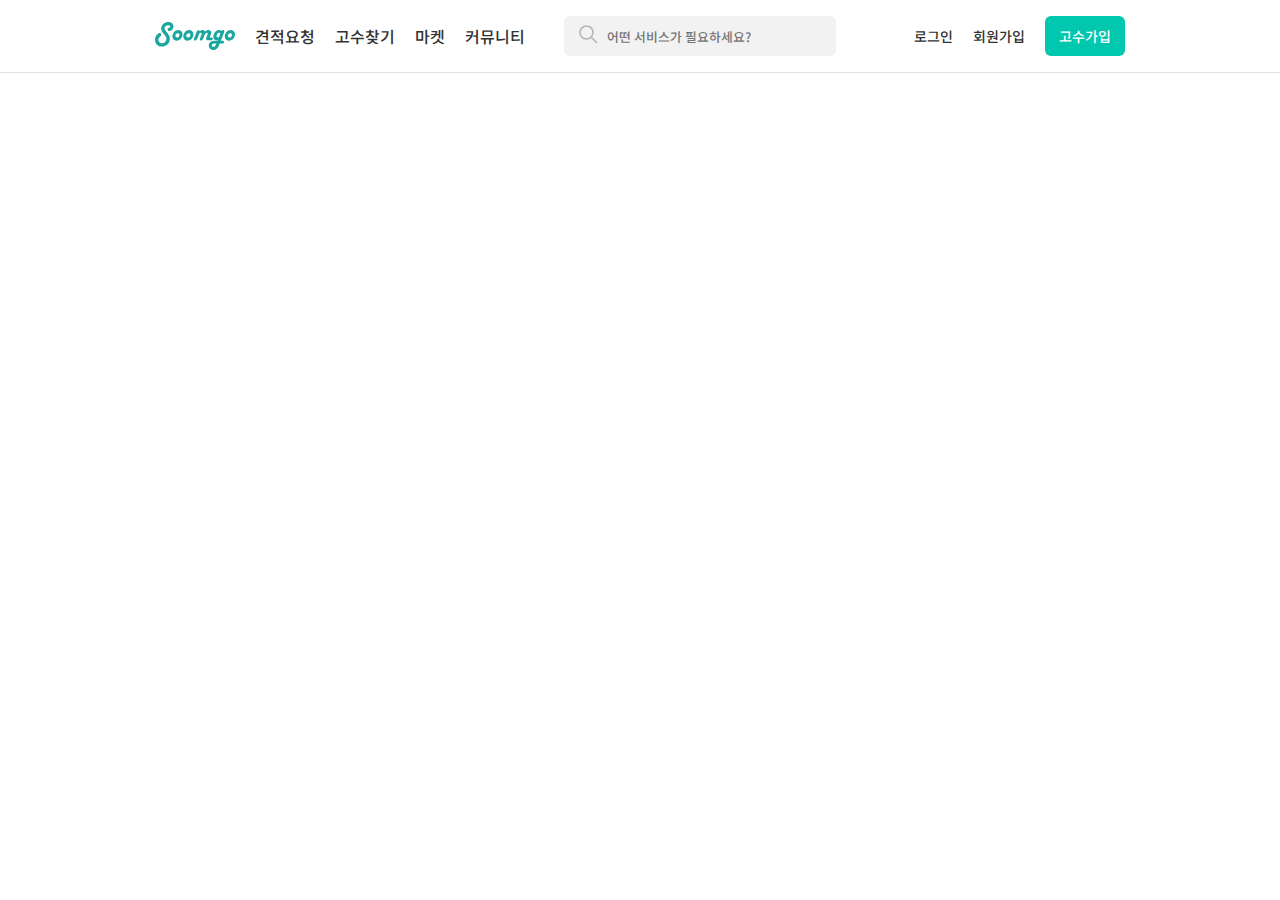
<file: header.html>
<!DOCTYPE html>
<html lang="en">
<head>
  <meta charset="UTF-8">
  <meta name="viewport" content="width=device-width, initial-scale=1.0">
  <title>Document</title>
  <link rel="stylesheet" href="./css/header.css">
  <link rel="preconnect" href="https://fonts.googleapis.com">
  <link rel="preconnect" href="https://fonts.gstatic.com" crossorigin>
  <link href="https://fonts.googleapis.com/css2?family=Noto+Sans+KR:wght@100..900&display=swap" rel="stylesheet">
  <script defer src="./js/header.js"></script>
</head>
<body>
  <header>
    <div class="header">
        <div class="header_left">
            <ul>
                <li><a href="./index.html"><img src="./img/navigation_logo.svg"></a></li>
                <li><a href="">견적요청</a></li>
                <li><a href="">고수찾기</a></li>
                <li><a href="">마켓</a></li>
                <li><a href="./community.html">커뮤니티</a></li>
            </ul>
        </div>
        <div class="header_searchbar">
            <div class="searchbar_inner">
                <p><img src="./img/magnifier.svg"/></p>
                <input type="text" placeholder="어떤 서비스가 필요하세요?"/>
            </div>
        </div>
        <div class="header_right">
            <ul>
                <li><a href="./login.html">로그인</a></li>
                <li><a href="./join.html">회원가입</a></li>
                <li><button>고수가입</button></li>
            </ul>
        </div>
    </div>
    <div class="header_list">
      <div class="header_list_height">
        <div class="header_list_tab">
          <ul>
            <li><span class="header_popular colored">인기키워드</span></li>
            <li><span class="header_recent">최근 검색한 서비스</span></li>
          </ul>
        </div>
        <div class="header_list_content">
          <ul>
            <li><a href="#">피아노/키보드 레슨</a></li>
            <li><a href="#">골프 레슨</a></li>
            <li><a href="#">퍼스널트레이닝(PT)</a></li>
            <li><a href="#">보컬 레슨</a></li>
            <li><a href="#">수학 과외</a></li>
            <li><a href="#">에어컨 설치 및 수리</a></li>
            <li><a href="#">문 설치 및 수리</a></li>
            <li><a href="#">수도 관련 설치 및 수리</a></li>
          </ul>
          <div class="header_recently_search">
            <span>
              최근 검색한 내역이 없습니다
            </span>
          </div>
        </div>
      </div>
      <div class="header_list_close">
        <span>닫기</span>
      </div>
    </div>
  </header>
</body>
</html>
</file>
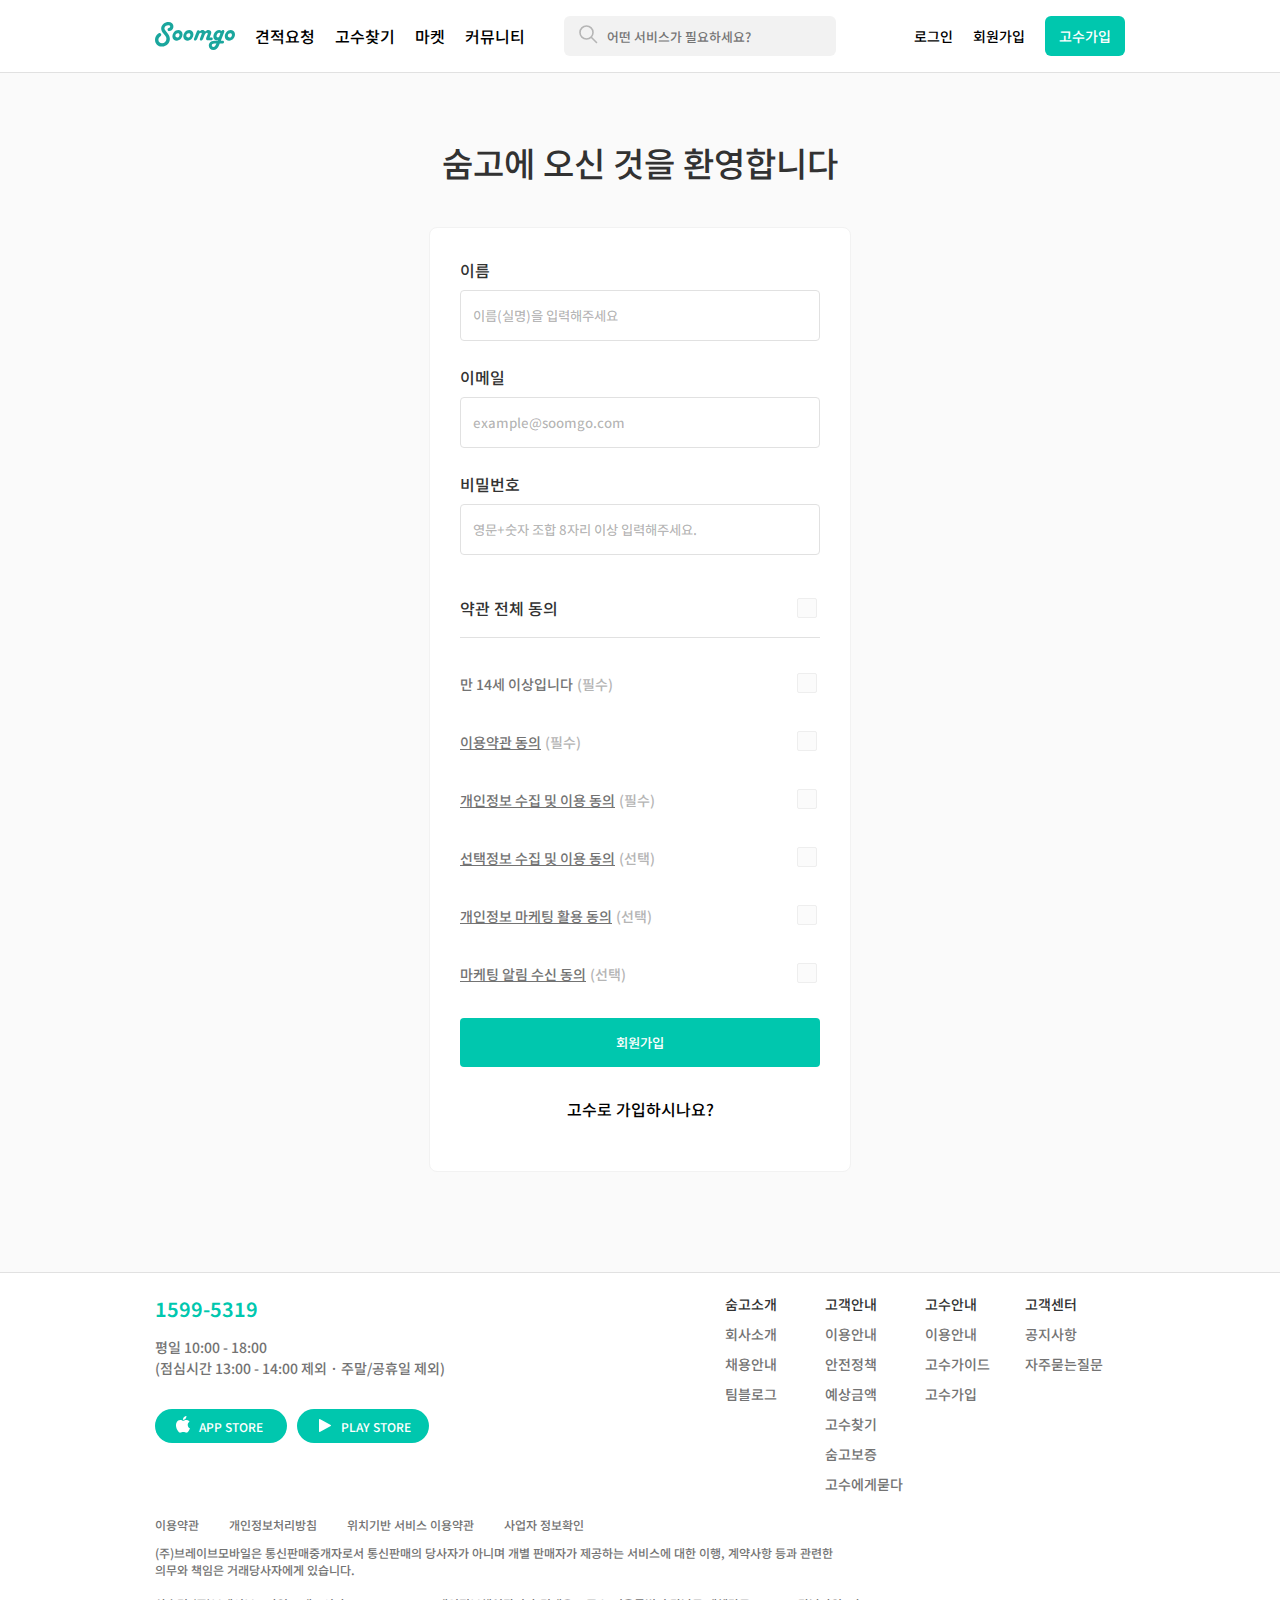
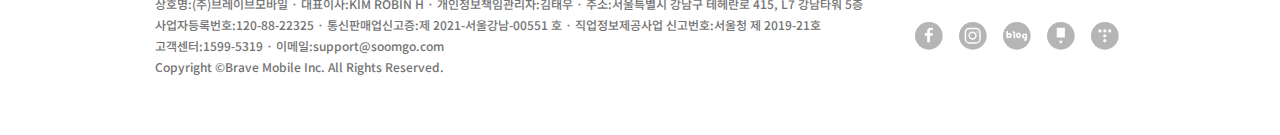
<file: join.html>
<!DOCTYPE html>
<html lang="en">
<head>
  <meta charset="UTF-8">
  <meta name="viewport" content="width=device-width, initial-scale=1.0">
  <title>무료 가입하기</title>
  <link rel="stylesheet" href="./css/header.css">
  <link rel="stylesheet" href="./css/join.css">
  <link rel="stylesheet" href="./css/footer.css">
  <link rel="preconnect" href="https://fonts.googleapis.com">
  <link rel="preconnect" href="https://fonts.gstatic.com" crossorigin>
  <link href="https://fonts.googleapis.com/css2?family=Noto+Sans+KR:wght@100..900&display=swap" rel="stylesheet">
  <script defer src="./js/join.js"></script>
  <script defer src="./js/header.js"></script>

</head>
<body>
  <header>
    <div class="header">
        <div class="header_left">
            <ul>
                <li><a href="./index.html"><img src="./img/navigation_logo.svg"></a></li>
                <li><a href="">견적요청</a></li>
                <li><a href="">고수찾기</a></li>
                <li><a href="">마켓</a></li>
                <li><a href="./community.html">커뮤니티</a></li>
            </ul>
        </div>
        <div class="header_searchbar">
            <div class="searchbar_inner">
                <p><img src="./img/magnifier.svg"/></p>
                <input type="text" placeholder="어떤 서비스가 필요하세요?"/>
            </div>
        </div>
        <div class="header_right">
            <ul>
                <li><a href="./login.html">로그인</a></li>
                <li><a href="./join.html">회원가입</a></li>
                <li><button>고수가입</button></li>
            </ul>
        </div>
    </div>
    <div class="header_list">
      <div class="header_list_height">
        <div class="header_list_tab">
          <ul>
            <li><span class="header_popular colored">인기키워드</span></li>
            <li><span class="header_recent">최근 검색한 서비스</span></li>
          </ul>
        </div>
        <div class="header_list_content">
          <ul>
            <li><a href="#">피아노/키보드 레슨</a></li>
            <li><a href="#">골프 레슨</a></li>
            <li><a href="#">퍼스널트레이닝(PT)</a></li>
            <li><a href="#">보컬 레슨</a></li>
            <li><a href="#">수학 과외</a></li>
            <li><a href="#">에어컨 설치 및 수리</a></li>
            <li><a href="#">문 설치 및 수리</a></li>
            <li><a href="#">수도 관련 설치 및 수리</a></li>
          </ul>
          <div class="header_recently_search">
            <span>
              최근 검색한 내역이 없습니다
            </span>
          </div>
        </div>
      </div>
      <div class="header_list_close">
        <span>닫기</span>
      </div>
    </div>
  </header>
  <main>
    <h2>숨고에 오신 것을 환영합니다</h2>
    <div class="join_form">
      <form action="">
        <div class="join_name">
          <label for="">이름</label>
          <input type="text" placeholder="이름(실명)을 입력해주세요" class ="input_join_name"/>
          <div class="write_join_name"></div>
          <!-- 이름을 입력해주세요. -->
        </div>
        <div class="join_email">
          <label for="">이메일</label>
          <input type="text" placeholder="example@soomgo.com" class ="input_join_email"/>
          <div class="write_join_email"></div>
          <!-- 이메일 주소를 입력해주세요. -->
        </div>
        <div class="join_password">
          <label for="">비밀번호</label>
          <input type="password" placeholder="영문+숫자 조합 8자리 이상 입력해주세요." class ="input_join_password"/>
          <div class="write_join_pw"></div>
        </div>
        <div class="join_terms" id="join_check">
          <div>
            <label for="check_all">약관 전체 동의</label>
            <input type="checkbox" class="checkAll" id="check_all" >
          </div>
          <ul>
            <li>
              <label for="">
                <span>만 14세 이상입니다</span>
                <span>(필수)</span>
              </label>
              <input type="checkbox" class="check" id="check1">
            </li>
            <li>
              <label for="">
                <span><a href="">이용약관 동의</a></span>
                <span>(필수)</span>
              </label>
              <input type="checkbox" class="check" id="check2">
            </li>
            <li>
              <label for="">
                <span><a href="">개인정보 수집 및 이용 동의</a></span>
                <span>(필수)</span>
              </label>
              <input type="checkbox" class="check" id="check3">
            </li>
            <li>
              <label for="">
                <span><a href="">선택정보 수집 및 이용 동의</a></span>
                <span>(선택)</span>
              </label>
              <input type="checkbox" class="check" id="check4">
            </li>
            <li>
              <label for="">
                <span><a href="">개인정보 마케팅 활용 동의</a></span>
                <span>(선택)</span>
              </label>
              <input type="checkbox" class="check" id="check5">
            </li>
            <li>
              <label for="">
                <span><a href="">마케팅 알림 수신 동의</a></span>
                <span>(선택)</span>
              </label>
              <input type="checkbox" class="check" id="check6">
            </li>
            <div class="please_check"></div>
            <!-- 이용약관에 동의해주세요 -->
          </ul>
        </div>
        <div class="join_button">
          <button>회원가입</button>
          <a href="">고수로 가입하시나요?</a>
        </div>
      </form>
    </div>
  </main>
  <footer>
    <div class="footer">
      <div class="footer_top">
        <div class="footer_top_right">
          <p class="text_top">1599-5319</p>
          <p class="text_middle">
            평일 10:00 - 18:00
            <br>
            (점심시간 13:00 - 14:00 제외 · 주말/공휴일 제외)
          </p>
          <div class="downloads_button">
            <a class="download" href="">
              <img src="./img/icon-download-appstore.svg" alt="">
              APP STORE
            </a>
            <a class="download" href="">
              <img src="./img/icon-download-palystore.svg" alt="">
              PLAY STORE
            </a>
          </div>
        </div>
        <div class="footer_top_left">
          <ul>
            <li>
              <p>숨고소개</p>
              <div>
                <a href="">회사소개</a>
                <a href="">채용안내</a>
                <a href="">팀블로그</a>
              </div>
            </li>
            <li>
              <p>고객안내</p>
              <div>
                <a href="">이용안내</a>
                <a href="">안전정책</a>
                <a href="">예상금액</a>
                <a href="">고수찾기</a>
                <a href="">숨고보증</a>
                <a href="">고수에게묻다</a>
              </div>
            </li>
            <li>
              <p>고수안내</p>
              <div>
                <a href="">이용안내</a>
                <a href="">고수가이드</a>
                <a href="">고수가입</a>
              </div>
            </li>
            <li>
              <p>고객센터</p>
              <div>
                <a href="">공지사항</a>
                <a href="">자주묻는질문</a>
              </div>
            </li>
          </ul>
        </div>
      </div>
      <div class="footer_bottom">
        <div class="footer_bottom_left">
          <ul class="bottom_list">
            <li><a href="">이용약관</a></li>
            <li><a href="">개인정보처리방침</a></li>
            <li><a href="">위치기반 서비스 이용약관</a></li>
            <li><a href="">사업자 정보확인</a></li>
          </ul>
          <div>
            (주)브레이브모바일은 통신판매중개자로서 통신판매의 당사자가 아니며 개별 판매자가 제공하는 서비스에 대한 이행, 계약사항 등과 관련한 
            <br>
            의무와 책임은 거래당사자에게 있습니다.
          </div>
          <ul class="company_info">
            <li>상호명:(주)브레이브모바일 · 대표이사:KIM ROBIN H · 개인정보책임관리자:김태우 · 주소:서울특별시 강남구 테헤란로 415, L7 강남타워 5층</li>
            <li>사업자등록번호:120-88-22325 · 통신판매업신고증:제 2021-서울강남-00551 호 · 직업정보제공사업 신고번호:서울청 제 2019-21호</li>
            <li>고객센터:1599-5319 · 이메일:support@soomgo.com</li>
            <li>Copyright ©Brave Mobile Inc. All Rights Reserved.</li>
          </ul>
        </div>
        <div class="footer_bottom_right">
          <a href=""><img src="./img/icon-footer-sns-facebook.svg" alt=""></a>
          <a href=""><img src="./img/icon-footer-sns-instagram.svg" alt=""></a>
          <a href=""><img src="./img/icon-footer-sns-naverblog.svg" alt=""></a>
          <a href=""><img src="./img/icon-footer-sns-naverpost.svg" alt=""></a>
          <a href=""><img src="./img/icon-footer-sns-tistory.svg" alt=""></a>
        </div>

      </div>
    </div>
  </footer>
</body>

</html>
</file>
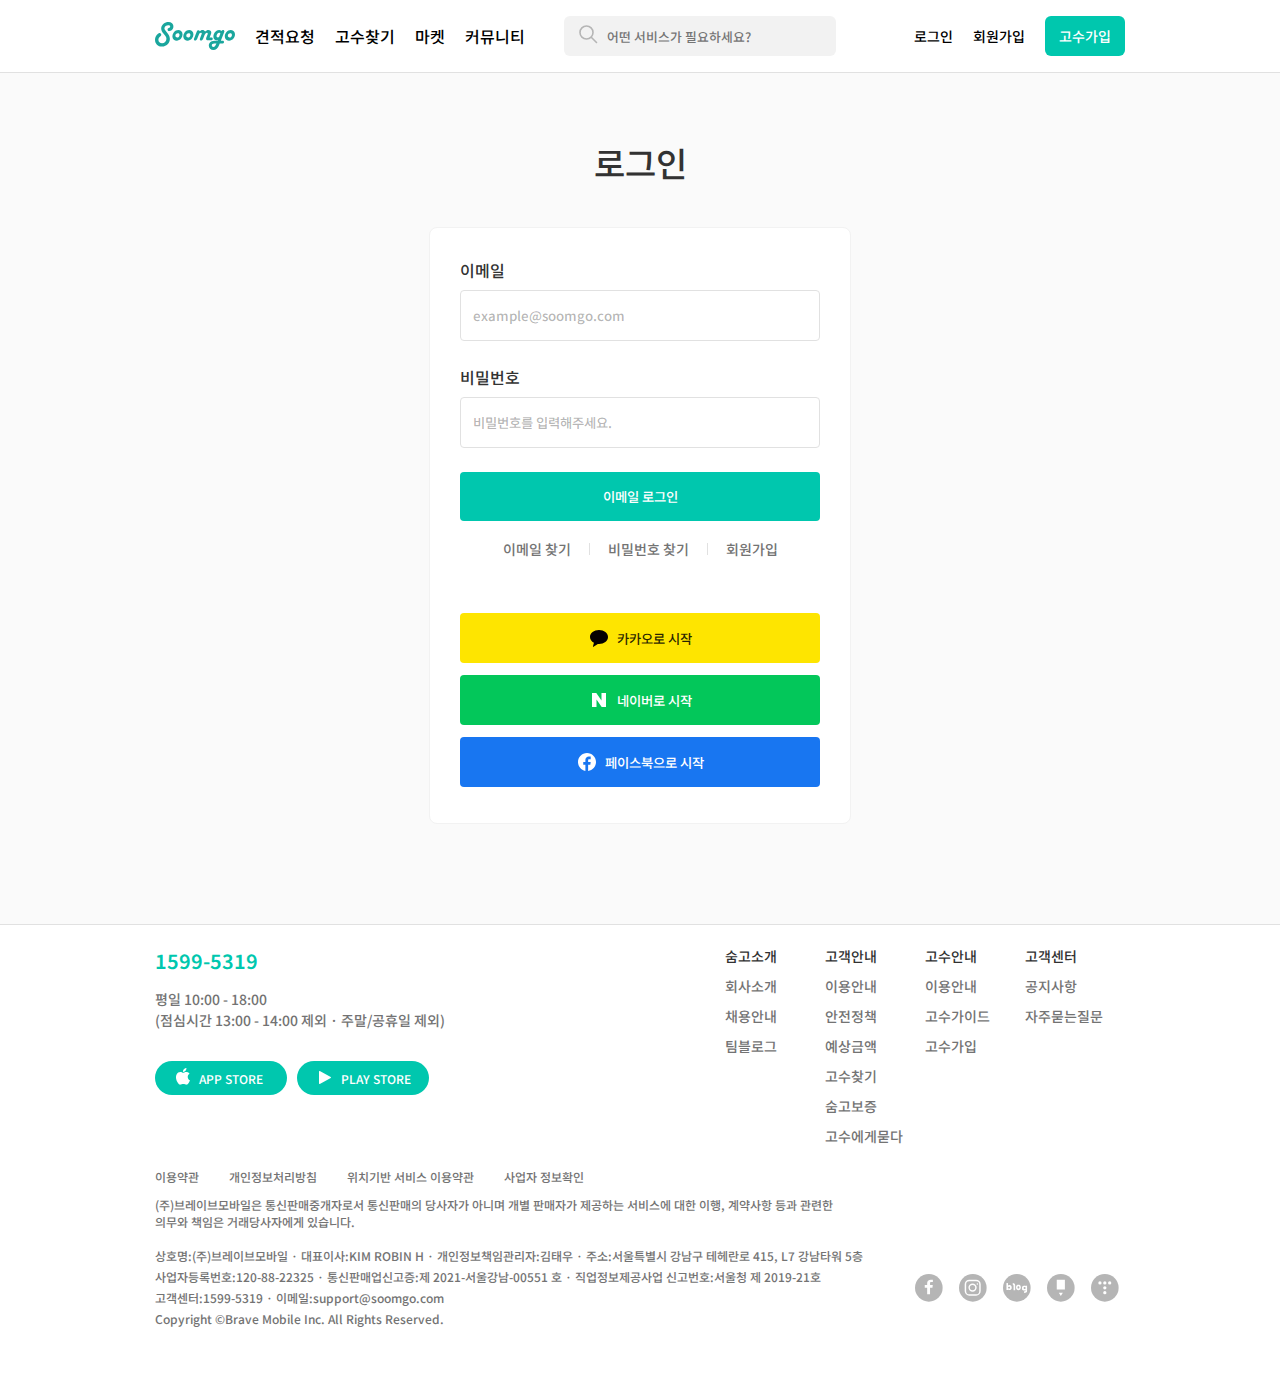
<file: login.html>
<!DOCTYPE html>
<html lang="en">
<head>
  <meta charset="UTF-8">
  <meta name="viewport" content="width=device-width, initial-scale=1.0">
  <title>숨고:숨은고수 - 1000만명이 선택한 전국민 생활 솔루션</title>
  <link rel="stylesheet" href="./css/header.css">
  <link rel="stylesheet" href="./css/login.css">
  <link rel="stylesheet" href="./css/footer.css">
  <link rel="preconnect" href="https://fonts.googleapis.com">
  <link rel="preconnect" href="https://fonts.gstatic.com" crossorigin>
  <link href="https://fonts.googleapis.com/css2?family=Noto+Sans+KR:wght@100..900&display=swap" rel="stylesheet">
  <script defer src="./js/login.js"></script>
  <script defer src="./js/header.js"></script>

</head>
<body>
  <header>
    <div class="header">
        <div class="header_left">
            <ul>
                <li><a href="./index.html"><img src="./img/navigation_logo.svg"></a></li>
                <li><a href="">견적요청</a></li>
                <li><a href="">고수찾기</a></li>
                <li><a href="">마켓</a></li>
                <li><a href="./community.html">커뮤니티</a></li>
            </ul>
        </div>
        <div class="header_searchbar">
            <div class="searchbar_inner">
                <p><img src="./img/magnifier.svg"/></p>
                <input type="text" placeholder="어떤 서비스가 필요하세요?"/>
            </div>
        </div>
        <div class="header_right">
            <ul>
                <li><a href="./login.html">로그인</a></li>
                <li><a href="./join.html">회원가입</a></li>
                <li><button>고수가입</button></li>
            </ul>
        </div>
    </div>
    <div class="header_list">
      <div class="header_list_height">
        <div class="header_list_tab">
          <ul>
            <li><span class="header_popular colored">인기키워드</span></li>
            <li><span class="header_recent">최근 검색한 서비스</span></li>
          </ul>
        </div>
        <div class="header_list_content">
          <ul>
            <li><a href="#">피아노/키보드 레슨</a></li>
            <li><a href="#">골프 레슨</a></li>
            <li><a href="#">퍼스널트레이닝(PT)</a></li>
            <li><a href="#">보컬 레슨</a></li>
            <li><a href="#">수학 과외</a></li>
            <li><a href="#">에어컨 설치 및 수리</a></li>
            <li><a href="#">문 설치 및 수리</a></li>
            <li><a href="#">수도 관련 설치 및 수리</a></li>
          </ul>
          <div class="header_recently_search">
            <span>
              최근 검색한 내역이 없습니다
            </span>
          </div>
        </div>
      </div>
      <div class="header_list_close">
        <span>닫기</span>
      </div>
    </div>
  </header>
  <main>
    <h2>로그인</h2>
    <div class="login_form">
      <form action="">
        <div class="login_email">
          <label for="">이메일</label>
          <input type="text" placeholder="example@soomgo.com" class="input_email" />
          <div class="write_email"></div>
          <!-- 이메일을 입력해주세요 -->
        </div>
        <div class="login_password">
          <label for="">비밀번호</label>
          <input type="password" placeholder="비밀번호를 입력해주세요." class="input_pw"/>
          <div class="write_pw"></div>
          <!-- 비밀번호를 입력해주세요 -->
        </div>
        <div class="login_button">
          <button>이메일 로그인</button>
        </div>
        <div class="login_find">
          <a href="">이메일 찾기</a>
          <div class="line"></div>
          <a href="">비밀번호 찾기</a>
          <div class="line"></div>
          <a href="./join.html">회원가입</a>
        </div>
        <div class="login_kakao">
          <button>
            <img src="./img/icon-login-kakaotalk-btn.svg" alt="">
            <span>카카오로 시작</span>
          </button>
        </div>
        <div class="login_naver">
          <button>
            <img src="./img/icon-login-naver-btn.svg" alt="">
            <span>네이버로 시작</span>
          </button>
        </div>
        <div class="login_facebook">
          <button>
            <img src="./img/icon-login-facebook-btn.svg" alt="">
            <span>페이스북으로 시작</span>
          </button>
        </div>
      </form>
    </div>
  </main>
  <footer>
    <div class="footer">
      <div class="footer_top">
        <div class="footer_top_right">
          <p class="text_top">1599-5319</p>
          <p class="text_middle">
            평일 10:00 - 18:00
            <br>
            (점심시간 13:00 - 14:00 제외 · 주말/공휴일 제외)
          </p>
          <div class="downloads_button">
            <a class="download" href="">
              <img src="./img/icon-download-appstore.svg" alt="">
              APP STORE
            </a>
            <a class="download" href="">
              <img src="./img/icon-download-palystore.svg" alt="">
              PLAY STORE
            </a>
          </div>
        </div>
        <div class="footer_top_left">
          <ul>
            <li>
              <p>숨고소개</p>
              <div>
                <a href="">회사소개</a>
                <a href="">채용안내</a>
                <a href="">팀블로그</a>
              </div>
            </li>
            <li>
              <p>고객안내</p>
              <div>
                <a href="">이용안내</a>
                <a href="">안전정책</a>
                <a href="">예상금액</a>
                <a href="">고수찾기</a>
                <a href="">숨고보증</a>
                <a href="">고수에게묻다</a>
              </div>
            </li>
            <li>
              <p>고수안내</p>
              <div>
                <a href="">이용안내</a>
                <a href="">고수가이드</a>
                <a href="">고수가입</a>
              </div>
            </li>
            <li>
              <p>고객센터</p>
              <div>
                <a href="">공지사항</a>
                <a href="">자주묻는질문</a>
              </div>
            </li>
          </ul>
        </div>
      </div>
      <div class="footer_bottom">
        <div class="footer_bottom_left">
          <ul class="bottom_list">
            <li><a href="">이용약관</a></li>
            <li><a href="">개인정보처리방침</a></li>
            <li><a href="">위치기반 서비스 이용약관</a></li>
            <li><a href="">사업자 정보확인</a></li>
          </ul>
          <div>
            (주)브레이브모바일은 통신판매중개자로서 통신판매의 당사자가 아니며 개별 판매자가 제공하는 서비스에 대한 이행, 계약사항 등과 관련한 
            <br>
            의무와 책임은 거래당사자에게 있습니다.
          </div>
          <ul class="company_info">
            <li>상호명:(주)브레이브모바일 · 대표이사:KIM ROBIN H · 개인정보책임관리자:김태우 · 주소:서울특별시 강남구 테헤란로 415, L7 강남타워 5층</li>
            <li>사업자등록번호:120-88-22325 · 통신판매업신고증:제 2021-서울강남-00551 호 · 직업정보제공사업 신고번호:서울청 제 2019-21호</li>
            <li>고객센터:1599-5319 · 이메일:support@soomgo.com</li>
            <li>Copyright ©Brave Mobile Inc. All Rights Reserved.</li>
          </ul>
        </div>
        <div class="footer_bottom_right">
          <a href=""><img src="./img/icon-footer-sns-facebook.svg" alt=""></a>
          <a href=""><img src="./img/icon-footer-sns-instagram.svg" alt=""></a>
          <a href=""><img src="./img/icon-footer-sns-naverblog.svg" alt=""></a>
          <a href=""><img src="./img/icon-footer-sns-naverpost.svg" alt=""></a>
          <a href=""><img src="./img/icon-footer-sns-tistory.svg" alt=""></a>
        </div>
      </div>
    </div>
  </footer>
</body>
</html>
</file>
<file: css/header.css>
*{
  font-family: "Noto Sans KR", sans-serif !important;
  font-optical-sizing: auto;
  font-weight: 500;
  font-style: normal;  
  color: #323232;
}


a{
  text-decoration: none;
  color: #323232
}

body{
  margin: 0;
}

li{
  list-style: none;
}

header{
  width: 100%;
  height: 4.5rem;
  border-bottom: 1px solid #e1e1e1;
  display: flex;
  align-items: center;
  position: fixed;
  top: 0;
  width: 100%;
  background-color: #ffffff;
  z-index: 100;
}

header > .header{
  width: 970px;
  display: flex;
  justify-content: space-between;
  margin: 0 auto;
  
}

header > .header > .header_left{
  display: flex;
  align-items: center;
}

header > .header > .header_left > ul{
  display: flex;
  align-items: center;
  padding: 0;
}

header > .header > .header_left > ul > li{
  margin-right: 20px;
}

header > .header > .header_left > ul > li:nth-of-type(1){
  width: 80px;
}

header > .header > .header_left > ul > li > a > img{
  display: flex;
  align-items: center;
  width: 100%;
}


header > .header > .header_searchbar{
  width: 17rem;
  display: flex;
  align-items: center;

}

header > .header > .header_searchbar > .searchbar_inner{
  width: 100%;
  height: 2.5rem;
  display: flex;
  align-items: center;
  background-color: #f2f2f2;
  padding:0 12px;
  border-radius: 6px;
}


header > .header > .header_searchbar > .searchbar_inner > p{
  cursor: pointer;
  margin-right: 5px;
}
header > .header > .header_searchbar > .searchbar_inner > input{
  height: 1rem;
  border: none;
  background-color: #f2f2f2;
  font-size: 0.8rem;
  outline: none;
  width: 100%; 
}

header > .header > .header_right {
  display: flex;
  align-items: center;
}

header > .header > .header_right > ul{
  display: flex;
  justify-content: space-between;
  font-size: 14px;
}


header > .header > .header_right > ul > li{
  margin-left: 20px;
  display: flex;
  align-items: center;
}

header > .header > .header_right > ul > li > a{
  font-size: 14px;
}

header > .header > .header_right > ul > li > button{
  width: 5rem;
  color: white;
  font-size: 14px;
  padding: 10px;
  border: none;
  background-color: #00c7ae;
  border-radius: 6px;
  cursor: pointer;
}

header > .header > .header_right > ul > li > button:hover{
  transition: background-color .5s ease;
  background-color: #00a18d;
}

.header_list{
  position: absolute;
  width: 272px;
  top: 60px;
  right: 758px;
  background-color: rgb(255, 255, 255);
  box-shadow: 2px 2px 10px 5px rgba(194, 194, 194, 0.178);
  margin-top: 6px;
  border-radius: 6px;
  display: none;
}

.header_list_height{
  height: 248px;
  overflow: scroll;
  overflow-x: hidden;
}

.header_list_tab > ul {
  display: flex;
  margin: 0;
  padding: 12px 0;
  justify-content: space-around;
  border-bottom: 1px solid #f2f2f2;
}

.header_list_tab > ul > li > span{
  font-size: 14px;
  color: #b5b5b5;
  cursor: pointer;
  font-weight: 400;
}


.header_recently_search{
  display: none;
  align-items: center;
  width: 100%;
  height: 180px;
  justify-content: center;
}

.header_recently_search > span{
  font-size: 14px;
  font-weight: 400;
  color: #b5b5b5;
}

.colored {
  color: #00c7ae !important;
}

.header_list_content > ul{
  padding: 0;
  margin: 0;
}

.header_list_content > ul > li{
  padding: 12px 16px;
}

.header_list_content > ul > li:hover{
  background-color: #fafafa;
}

.header_list_content > ul > li > a{
  font-size: 14px;
  color: #323232;
  font-weight: 400;
}

.header_list_close{
  padding: 12px 16px;
  border-top: 1px solid #f2f2f2;
  text-align: right;
}

.header_list_close > span{
  font-size: 14px;
  cursor: pointer;
  color: #737373;
}

.outline{
  background-color: white !important;
  border: 1px solid  #00c7ae;
}

.opened{
  display: block;
}
</file>
<file: css/index.css>
*{
  font-family: "Noto Sans KR", sans-serif !important;
  font-optical-sizing: auto;
  font-weight: 500;
  font-style: normal;  
  color: #323232;
}

main{
  width: 970px;
  margin: 0 auto;
  margin-top: 80px;
}


.section_one {
margin-bottom: 80px;
}


.section_one > h2{
  padding: 4rem 0 .5rem;
  font-size: 1.75rem;
  display: flex;
  justify-content: center;
  font-weight: bold;
}

.section_one_banner{
  position: relative;
}

.section_one_banner > div{
  overflow: hidden;
}


.banner_img{
  width: 5820px;
  margin: 0;
  padding: 0;
  display: flex;
}

.banner_prev_button{
  position: absolute;
  top: 10%;
  left: -25px;
  cursor: pointer;
}

.banner_next_button{
  position: absolute;
  top: 10%;
  right: -25px;
  cursor: pointer;
}


.section_one_searchbar{
  display: flex;
  align-items: center;
  width: 32rem;
  height: 3rem;
  margin: 0 auto;
  background-color: #f2f2f2;
  padding: 0 0.5rem ;
  border-radius: 6px;
  position: relative;

}

.outline{
  background-color: white !important;
  border: 1px solid  #00c7ae;
}


.section_one_searchbar > p{
  padding-right: .5rem;
  cursor: pointer;
}

.section_one_searchbar > input{
  background-color: #f2f2f2;
  outline: none;
  border: none;
  font-size: 14px;
  width: 100%;
}


.searchbar_list{
  position: absolute;
  width: 100%;
  background-color: rgb(255, 255, 255);
  top: 100%;
  left: 0%;
  z-index: 99;
  margin-top: 10px;
  border-radius: 6px;
  box-shadow: 2px 2px 10px 5px rgba(194, 194, 194, 0.178);
  display: none;
}

.opened{
  display: block;
}

.list_height{
  height: 250px;
  overflow: scroll;
  overflow-x: hidden;
}

.list_tab > ul{
  display: flex;
  justify-content: space-around;
  margin: 0;
  padding: 12px;
  border-bottom: 1px solid #f2f2f2;

}

.list_tab > ul > li > span{
  color: #b5b5b5;
  cursor: pointer;
}

.colored{
  color: #00c7ae !important;
}



.recently_search {
  display: none;
  align-items: center;
  width: 100%;
  height: 200px;
  justify-content: center;
}

.recently_search > span{
  color: #b5b5b5;
}

.list_content > ul{
  margin: 0;
  padding: 0;
}

.list_content > ul > li{
  padding: 12px 16px;
}

.list_content > ul > li:hover{
  background-color: #fafafa;
}

.list_content > ul > li > a{
  color: #323232;
  font-weight: normal;
}

.list_close{
  border-top: 1px solid #f2f2f2;
  padding: 12px 16px ;
  text-align: right;
}

.list_close > span{
  cursor: pointer;
  color: #737373;
}



.section_one_category > ul{
  display: flex;
  justify-content: space-between;

  padding: 0;
  margin: 20px 0 96px;
}



.section_one_category > ul > li > a > p{
  font-size: 14px;
  margin: 0;
}


.category_button{
  display: flex;
  flex-direction: column;
  align-items: center;
}

.category_button > div{
  width: 2rem;
  height: 2rem;
}

.category_button > div > img{
  width: 100%;
}

.category_button > p{
  margin: 0;
  margin-top: 5px;
  font-size: 14px;
  color: #737373;
}


.section_one_banner{
  position: relative;
}

.section_two{
  margin-bottom: 80px;
  position: relative;
}



.section_two > h2{
  font-size: 24px;
  margin-bottom: 1.5rem;
  font-weight: bold;
}

.section_two_service{
  /* position: relative; */
  overflow: hidden;
}

.section_two_service > ul{
  padding: 0;
  display: flex;
  justify-content: space-between;
  width: 1950px;
  
}


.section_two_service > ul > li{
  width: 230px;
}

.service_list{
  width: 100%;
}
.service_list > p{
  margin: 0;
  margin-bottom: 5px;
}

.service_list > img{
  width: 100%;
  border-radius: 6px;
}

.lesson_request{
  display: flex;
  align-items: center;
}


.lesson_request > img{
  margin-right: 10px;
}
.lesson_request > span{
  font-size: 14px;
  color: #737373;
}

.service_prev_button{
  position: absolute;
  cursor: pointer;
  top: 36%;
  left: -21px;
  display: none;
}

.service_next_button{
  position: absolute;
  cursor: pointer;
  top: 36%;
  right: -21px;

}

.section_three{
  margin-bottom: 50px;
}


.section_three_title{
  display: flex;
  justify-content: space-between;
  align-items: center;
}

.section_three_title > h2{
  font-size: 24px;
  font-weight: bold;
}

.section_three_title > a{
  display: flex;
  align-items: center;

}

.section_three_title > a > span{
  color: #00c7ae;
}

.section_three_community{
  display: flex;
}


.community_left{
  width: 50%;
  margin-right: 2rem;
}

.community_left > ul{
  padding: 0;
  margin: 0;
}

.community_left > ul > li > a{
  display: flex;
  align-items: center;
  border-bottom: 1px solid #f4f4f4;
  padding: 10px 0;
}

.community_post{
  width: calc(100% - 5rem);
}

.community_post > p{
  font-size: 12px;
  margin: 0;
  margin-bottom: 8px;
  color: #737373;
}

.post_content > p{
  font-size: 14px;
  margin: 0;
  margin-bottom: 10px;
  text-overflow: ellipsis;
  overflow: hidden;
  white-space: nowrap;
}

.post_content > p:nth-of-type(2){
  color: #737373;
  margin-bottom: 6px;
}



.post_view{
  display: flex;
  margin:10px 0;
}
.post_view > p{
  display: flex;
  align-items: flex-end;
  margin: 0;
  margin-right: 10px;
}

.post_view > p > img{
  margin-right: 5px;
}

.post_view > p > span{
  font-size: 12px;
  color: #c5c5c5;
}

.post_img{
  margin-left: 16px;
}
.post_img > img{
  width: 4rem;
  height: 4rem;
  border-radius: 8px;
}

.community_right {
  margin: 25px 0;
}

.community_right > ul {
  padding: 0;
  margin: 0;
}



.community_right > ul > li > a{
  display: flex;
  margin-bottom: 1.5rem;
}

.community_right_img{
  margin-right: 1.5rem;
}

.community_right_img > img{
  width: 14rem;
  border-radius: 6px;
}

.community_right_title{
  font-size: 14px;
  margin: 0;
  margin-top: 20px;
  color: #737373;
}

.community_right_content{
  margin: 13px 0 5px;
  line-height: 1.4;
}

.community_right_who{
  font-size: 14px;
  color: #737373;
}

.section_four{
  margin-bottom: 90px;
  position: relative;
}

.section_four_title{
  display: flex;
  justify-content: space-between;
  align-items: center;
}

.section_four_title > h2{
  font-size: 24px;
  font-weight: bold;
}

.section_four_title > a{
  display: flex;
  align-items: center;
  
}
.section_four_title > a > span{
  color: #00c7ae;
}


.section_four_portfolio{

  overflow: hidden;
}

.section_four_portfolio > ul{
  display: flex;
  justify-content: space-between;
  padding: 0;
  width: 1960px;

}

.section_four_portfolio > ul > li{
  width: 225px;
}

.port_img{
  width: 100%;
  height: 225px;
  position: relative;
  border-radius: 8px;
  overflow: hidden;
}

.port_img > img{
  width: 100%;
  border-radius: 8px;
  border: 1px solid #f2f2f2;
}

.port_img:hover > img {
  transform: scale(1.1);
  transition: .5s ease;

}


.port_title{
  width: 90%;
  position: absolute;
  bottom: 0%;
  padding: 0px 12px;

}

.port_title > h3{
  white-space: nowrap;
  overflow: hidden;
  text-overflow: ellipsis;
  font-size: 14px;
  color: #ffffff;
}

.port_title > p{
  font-size: 12px;
  color: #ffffff;
}

.profile{
  display: flex;
  align-items: center;
  margin-top: 8px;
}

.profile > p{
  width: 1.2rem;
  margin : 0;
  margin-right: 8px;
}

.profile > p > img{
  width: 100%;
  border-radius: 50%;
}

.profile > span{
  display: block;
  font-size: 12px;
  color: #323232;
}

.portfolio_prev_button{
  position: absolute;
  cursor: pointer;
  top: 43%;
  left: -22px;
  display: none;
}

.portfolio_next_button{
  position: absolute;
  cursor: pointer;
  top: 43%;
  right: -22px;
  
}

.section_five{
  margin-bottom: 90px;
  position: relative;
}

.section_five > h2{
  font-size: 24px;
  margin-bottom: 1.5rem;
  font-weight: bold;
}


.section_five_fun{
  width: 100%;
  overflow: hidden;
}

.section_five_fun > ul{
  padding: 0;
  display: flex;
  justify-content: space-between;
  width: 1460px;
}

.section_five_fun > ul > li{
  width: 230px;
}

.lesson_list{
  width: 100%;
}

.lesson_list > img{
  width: 100%;
  border-radius: 6px;
}

.lesson_list > p{
  margin: 8px 0 0 0;
}

.lesson_prev_button{
  position: absolute;
  cursor: pointer;
  top: 38%;
  left: -23px;
  display: none;
}

.lesson_next_button{
  position: absolute;
  cursor: pointer;
  top: 38%;
  right: -23px;
}


.section_six{
  display: flex;
  justify-content: space-between;
  margin-bottom: 90px;
}

.section_six_title{
  width: 45%;
  margin-right: 60px;
}

.section_six_title > h2{ 
  font-size: 24px;
  margin: 0 0 1rem 0;
  font-weight: bold;
}


.section_six_title > p{
  color : #737373;
  line-height: 1.5;
}


.section_six > ul{
  display: flex;
  flex-wrap: wrap;
  padding: 0;
  margin: 0;
}

.section_six > ul > li{
  padding: 0 4px 4px 4px;
}

.section_six > ul > li > a{
  width: 60px;
  height: 35px;
  font-size: 14px;  
  background-color: #eafaf9;
  color: #00c7ae;
  display: flex;
  justify-content: center;
  align-items: center;
  border-radius: 35px;
}

.section_seven{
  margin-bottom: 50px;
  position: relative;
}

.section_seven_title{
  display: flex;
  justify-content: space-between;
  align-items: center;
}

.section_seven_title > h2{
  font-size: 24px;
  font-weight: bold;
}

.section_seven_title > a{
  display: flex;
  align-items: center;

}

.section_seven_title > a > span{
  color: #00c7ae;
}


.section_seven_story{
  overflow: hidden;
}

.section_seven_story > ul{
  padding: 0;
  display: flex;
  width: 2597px;
}

.section_seven_story > ul > li{
  width: 330px;
  padding:0 8px;
}

.section_seven_story > ul > li > a > p{
  margin:0;
}

.story_img{
  width: 100%;
  margin-bottom: 8px;
}

.story_img > img{
  width: 100%;
  border-radius: 8px;
}

.story_prev_button{
  position: absolute;
  cursor: pointer;
  top: 40%;
  left: -18px;
  display: none;
}

.story_next_button{
  position: absolute;
  cursor: pointer;
  top: 40%;
  right: -18px;
}
</file>
<file: css/footer.css>
*{
  font-family: "Noto Sans KR", sans-serif !important;
  font-optical-sizing: auto;
  font-weight: 500;
  font-style: normal;  
  color: #323232;
}

body{
  margin: 0;
}

li{
  list-style: none;
}

a{
  text-decoration: none;
  color: black;
}


footer{
  width: 100%;
  border-top: solid 1px #e1e1e1;
}
.footer{
  width: 970px;
  margin: 0 auto;
  padding: 1.3rem 0 2.5rem;
}

.text_top{
  font-size: 20px;
  margin: 0;
  color: #00c7ae;
  font-weight: 600;
}

.text_middle{
  margin-bottom: 30px;
  font-size: 14px;
  line-height: 1.5;
  color: #737373;
}

.downloads_button{
  display: flex;
}

.download{
  background-color: #00c7ae;
  display: flex;
  align-items: flex-end;
  width: 6rem;
  font-size: 12px;
  color: #ffffff;
  margin-right: 10px;
  padding: 6px 18px 8px;
  border-radius: 30px;
}

.download > img{
  margin-right: 6%;
}

.footer_top{
  display: flex;
  justify-content: space-between;
}

.footer_top_left > ul{
  display: flex;
  padding: 0;
  margin: 0;

}

.footer_top_left > ul > li{
  width: 100px;
}

.footer_top_left > ul > li > p{
  margin: 0;
  font-size: 14px;
  padding-bottom: 10px;
}


.footer_top_left > ul > li > div > a{
  display: block;
  font-size: 14px;
  color: #737373;
  padding-bottom: 10px;
}

.footer_bottom{
  display: flex;
  justify-content: space-between;
  align-items: flex-end;
}

.bottom_list{
  padding: 0;
  display: flex;
  font-size: 12px;
}

.bottom_list > li {
  margin-right: 30px;
}

.footer_bottom > .footer_bottom_left > div{
  font-size: 12px;
  color: #737373;
  line-height: 1.4;
}

.bottom_list > li > a{
  font-size: 12px;
  color: #737373;
}

.company_info{
  padding: 0;
}

.company_info > li{
  font-size: 12px;
  color: #737373;
  padding-bottom: 4px;
}

.footer_bottom_right{
  padding-bottom: 40px;
}


.footer_bottom_right > a{
    padding: 0 6px;
}
</file>
<file: css/community.css>
*{
  font-family: "Noto Sans KR", sans-serif !important;
  font-optical-sizing: auto;
  font-weight: 500;
  font-style: normal;  
  color: #323232;
}

main{
  width: 970px;
  margin: 0 auto;
}

.community_title{
  margin: 130px 0 50px;
  display: flex;
  justify-content: space-between;
}


.community_title > h1{
  font-size: 34px;
  margin: 0;
}

.community_title > button{
  display: flex;
  align-items: center;
  padding: 14px 22px 14px 28px;
  color: #eee;
  background-color: #00c7ae;
  border: none;
  border-radius: 8px;
  cursor: pointer;
}

.community_title > button > img{
  width: 18px;
  height: 18px;
  margin-left: 3px;
}

.community_categorytab{
  border-bottom: 1px solid #f4f4f4;
}

.community_categorytab > a{
  display: inline-block;
  padding: 12px 4px 10px;
}

.sumgolife{
  border-bottom: 1px solid black;
  margin-right: 8px;
}

.gosucenter{
  color: #a9a9a9;
}


.community_main{
  display: flex;
  margin-top: 30px;
  margin-bottom: 75px;
}

.community_main_category > p{

}

.community_main_category > p > a{
  background-color: #eafaf9;
  padding: 15px 120px 15px 30px;
  border-radius: 8px;
  font-weight: bold;
}

.community_main_content{
  margin-left: 100px;
  width: 600px;

}

.community_notice{
  width: 100%;
  overflow: hidden;
}

.community_notice > ul {
  width: 1220px;
  margin:0 0 40px 0;
  padding: 0;
  display: flex;
} 

.community_notice > ul > li {
  display: inline-block;
  background-color: #f4f4f4;
  width: 100%;
  box-sizing: border-box;
  padding: 15px;
  border-radius: 8px;
  margin-right: 10px;
}
.community_news > span{
  margin-right: 5px;
}

.community_notice > ul > li > a{
  display: flex;
  justify-content: space-between;
  align-items: center;
}

.community_news > span:nth-of-type(1){
  font-weight: bold;
}
.community_notice > ul > li > a > span{
  margin-right: 5px;
  width: 25px;
  height: 25px;
}

.community_sumgo_pick{
  position: relative;
}

.sumgo_pick_title{
  display: flex;
  justify-content: space-between;
  align-items: center;
  margin-bottom: 20px;
}

.sumgo_pick_title > h3{
  margin: 0;
  font-size: 18px;
}
.sumgo_pick_title > span{
  font-size: 12px;
}



.sumgo_pick_prev_button{
  position: absolute;
  top: 36%;
  left: -25px;
  display: none;
  cursor: pointer;
}

.sumgo_pick_next_button{
  position: absolute;
  top: 36%;
  right: -25px;
  display: none;
  cursor: pointer;
}

.community_sumgo_pick > div:hover > .sumgo_pick_next_button{
  display: block;
}


.sumgo_pick_banner{
  width: 100% ;
  overflow: hidden;
}

.sumgo_pick_banner > ul {
  display: flex;
  justify-content: space-between;
  margin: 0;
  padding: 0;
  width: 1860px;
}

.sumgo_pick_banner > ul > li{
  width: 260px;
  background-color: #fff0f1;
  padding: 15px;
  border-radius: 8px;
  margin-right: 20px;
}

.sumgo_pick_banner > ul > li > a > h3{
  width: 100%;
  margin: 0;
  text-overflow: ellipsis;
  overflow: hidden;
  text-wrap:nowrap;
  margin-bottom: 15px;
}


.sumgo_pick_banner > ul > li > a >  div{
  display: flex;
  justify-content: flex-end;
}

.sumgo_pick_banner > ul > li > a > div >p{
  margin: 0;
  display: flex;
  margin-left: 15px;
}

.sumgo_pick_banner > ul > li > a > div > p > span{
  font-size: 12px;
  display: flex;
  align-items: center;
  color:#888;
  margin-left: 5px;
}

.community_photo_review{
  position: relative;
}

.community_photo_review_title{
  margin-top: 40px;
}

.community_photo_review_title > p{
  margin: 0;
  margin-bottom: 8px;
  font-size: 12px;
  color:#5080fa;
}

.community_photo_review_title > h3{
  margin: 0;
}

.community_photo_review > div{
  overflow: hidden;
}

.photo_review_list{
  padding: 0;
  display: flex;
  justify-content: space-between;

  width: 1848px;
}

.photo_review_list > li{
  width: 290px;
  border: 1px solid #e2e2e2;
  border-radius: 12px 12px;
  margin-right: 16px;
}

.photo_review_list > li > a > img{
  width: 100%;
  height: 240px;
  border-radius: 12px 12px 0 0;
}


.photo_review_content{
  padding: 10px;
}

.photo_review_content > h3{
  margin: 0 0 10px;
}

.photo_review_content > p{
  width:100%;
  margin: 0;
  overflow: hidden;
  text-overflow: ellipsis;
  white-space: nowrap;
}

.review_rating {
  display: flex;
  justify-content: space-between;
  align-items: center;
}

.review_rating > p{
  margin: 10px 0 8px;
}

.review_rating > p > span{
  font-size: 14px;
}

.review_rating > span{
  font-size: 12px;
  color: #b5b5b5;
}

.photo_review_prev_button{
  position: absolute;
  cursor: pointer;
  top: 49%;
  left: -4%;
  display: none;
}

.photo_review_next_button{
  position: absolute;
  cursor: pointer;
  top: 49%;
  right: -4%;

}

.community_review_list{
  
}

.community_review_list > ul{
  margin: 0;
  padding: 0;
}

.community_review_list > ul > li{
  padding: 20px 8px;
  border-bottom: 1px solid #f4f4f4;
}

.community_review_list > ul > li > a > h3{
  margin: 0;
  font-size: 14px;
  margin-bottom: 8px;
}

.review_category, .review_content, .review_place,.review_goodcount > p{
  margin: 0;
}

.review_category{
  font-size: 12px;
  color: #888888;
  margin-bottom: 8px;
}

.review_content{
  margin-bottom: 10px;
  color: #888888;
  font-size: 14px;
  line-height: 1.5;
}

.review_place{
  margin-bottom: 12px;
  color: #888888;
  font-size: 14px;
}

.review_comment{
  display: flex;
  justify-content: space-between;
  align-items: center;
  
}
.review_goodcount{
  display: flex;
}

.review_goodcount > p{
  display: flex;
  align-items: center;
  margin-right: 12px;
}

.review_goodcount > p > img{
  margin-right: 4px;
}

.review_goodcount > p > span, .review_comment>span{
  font-size: 12px;
  color: #c5c5c5;
}
</file>
<file: css/join.css>
*{
  font-family: "Noto Sans KR", sans-serif !important;
  font-optical-sizing: auto;
  font-weight: 500;
  font-style: normal;  
  color: #323232;
}

main{
  padding-top: 10px;
  background-color: #fafafa;
  padding-bottom: 100px;
}

h2{
  padding-top: 100px;
  text-align: center;
  font-size: 34px;
  margin-bottom: 40px;
}

.join_form{
  width: 360px;
  margin: 0 auto;
  border: 1px solid #f2f2f2;
  background-color: #fff;
  border-radius: 8px;
  padding: 30px;
}

.join_form > form{
  width: 100%;
}

.join_name{
  width: 100%;
  margin-bottom: 24px;
}

.join_name > label{
  display: block;
  margin-bottom: 8px;
}


.join_name > input{
  width: 100%;
  padding: 15px 12px;
  border: 1px solid #e1e1e1;
  border-radius: 4px;
  box-sizing: border-box;
  outline-color: #00c7ae;
}


.join_name > input::placeholder{
  color: rgba(0,0,0,.3);
}


.join_email{
  width: 100%;
  margin-bottom: 24px;
}

.join_email > label{
  display: block;
  margin-bottom: 8px;
}

.join_email > input{
  width: 100%;
  padding: 15px 12px;
  border: 1px solid #e1e1e1;
  border-radius: 4px;
  box-sizing: border-box;
  outline-color: #00c7ae;
}

.join_email > input::placeholder{
  color: rgba(0,0,0,.3);
}

.join_password{
  width: 100%;
  margin-bottom: 24px;
}

.join_password > label{
  display: block;
  margin-bottom: 8px;
}

.join_password > input{
  width: 100%;
  padding: 15px 12px;
  border: 1px solid #e1e1e1;
  border-radius: 4px;
  box-sizing: border-box;
  outline-color: #00c7ae;
}

.join_password > input::placeholder{
  color: rgba(0,0,0,.3);
}

.join_terms > div{
  display: flex;
  justify-content: space-between;
  align-items: center;
  padding: 16px 0;
  border-bottom: 1px solid #E1E1E1;
}

.join_terms > div > input{
  width: 20px;
  height: 20px;
}


.join_terms > div > input[type="checkbox"], .join_terms > ul > li > input[type="checkbox"] {
  -webkit-appearance: none;
  position: relative;
  width: 20px;
  height: 20px;
  cursor: pointer;
  outline: none !important;
  border: 1px solid #eeeeee;
  border-radius: 2px;
  background: #fbfbfb;
}

.join_terms > div > input[type="checkbox"]::before ,.join_terms > ul > li > input[type="checkbox"]::before{
  content: "\2714";
  position: absolute;
  top: 50%;
  left: 50%;
  overflow: hidden;
  transform: scale(0) translate(-50%, -50%);
  line-height: 1;
}

.join_terms > div > input[type="checkbox"]:hover, .join_terms > ul > li > input[type="checkbox"]:hover {
  border-color: rgba(170, 170, 170, 0.5);
}

.join_terms > div > input[type="checkbox"]:checked , .join_terms > ul > li > input[type="checkbox"]:checked{
  background-color: #00c7ae;
  border-color: rgba(255, 255, 255, 0.3);
  color: white;
}

.join_terms > div > input[type="checkbox"]:checked::before, .join_terms > ul > li > input[type="checkbox"]:checked::before {
  border-radius: 2px;
  transform: scale(1) translate(-50%, -50%)
}


.join_terms > ul{
  padding: 0;
}

.join_terms > ul > li{
  display: flex;
  justify-content: space-between;
  align-items: center;
  padding: 16px 0;
}

.join_terms > ul > li > label > span{
  font-size: 14px;
  color: #737373;
}

.join_terms > ul > li > label > span:nth-of-type(2){
  color: #b5b5b5;
}

.join_terms > ul > li > label > span > a{
  font-size: 14px;
  color: #737373;
  text-decoration: underline;
}

.join_button{
  width: 100%;
}

.join_button > button{
  width: 100%;
  border: none;
  border-radius: 4px;
  padding: 15px 0;
  background-color: #00c7ae;
  color: #fff;
  cursor: pointer;
  margin-bottom: 10px;
}

.join_button > button:hover{
  transition: background-color .5s ease;
  background-color: #00a18d;
}

.join_button > a{
  display: block;
  text-align: center;
  padding: 20px 0;
}

.write_join_name, .write_join_email, .write_join_pw{
  margin-top: 4px;
  font-size: 14px;
  color: red;
}

.please_check{
  color: red;
  font-size: 14px;
}
</file>
<file: css/login.css>
*{
  font-family: "Noto Sans KR", sans-serif !important;
  font-optical-sizing: auto;
  font-weight: 500;
  font-style: normal;  
  color: #323232;
}


main{
  padding-top: 10px;
  background-color: #fafafa;
  padding-bottom: 100px;
}

h2{
  padding-top: 100px;
  text-align: center;
  font-size: 34px;
  margin-bottom: 40px;
}

.login_form{
  width: 360px;
  margin: 0 auto;
  border: 1px solid #f2f2f2;
  background-color: #fff;
  border-radius: 8px;
  padding: 30px;
}


.login_form > form{
  width: 100%;
}

.login_email{
  width: 100%;
  margin-bottom: 24px;
}

.login_email > label{
  display: block;
  margin-bottom: 8px;
}


.login_email > input{
  width: 100%;
  padding: 15px 12px;
  border: 1px solid #e1e1e1;
  border-radius: 4px;
  box-sizing: border-box;
  outline-color:  #00c7ae;
  /* outline: none; */
}


.login_email > input::placeholder{
  color: rgba(0,0,0,.3);
}


.login_password{
  width: 100%;
  margin-bottom: 24px;

}

.login_password > label{
  display: block;
  margin-bottom: 8px;
}

.login_password > input{
  width: 100%;
  padding: 15px  12px;
  border: 1px solid #e1e1e1;
  border-radius: 4px;
  box-sizing: border-box;
  outline-color: #00c7ae;
}


.login_password > input::placeholder{
  color: rgba(0,0,0,.3);
}


.login_button{
  width: 100%;
  margin-bottom: 12px;
}



.login_button > button{
  width: 100%;
  border: none;
  border-radius: 4px;
  padding: 15px 0;
  background-color: #00c7ae;
  color: #fff;
  cursor: pointer;
}

.login_button >  button:hover{
  transition: background-color .5s ease;
  background-color: #00a18d;
}

.login_find{
  display: flex;
  justify-content: center;
  margin-bottom: 48px;
}

.login_find > a {
  font-size: 14px;
  color:#737373;
  padding: 6px 8px;
}

.line{
  width: 1px;
  background-color: #e1e1e1;
  height: 12px;
  margin: auto 10px;
}

.login_kakao{
  width: 100%;
  margin-bottom: 12px;
}

.login_kakao > button{
  width: 100%;
  border: none;
  border-radius: 4px;
  padding: 15px 0;
  background-color: #fee500;
  display: flex;
  align-items: center;
  justify-content: center;
  cursor: pointer;
}

.login_kakao > button:hover{
  transition: background-color .5s ease;
  background-color: #d8c300;
}

.login_kakao > button > img{
  margin-right: 8px;
}

.login_kakao > button > span{
  color: rgba(0,0,0,.85);
}

.login_naver{
  width: 100%;
  margin-bottom: 12px;
}

.login_naver > button{
  width: 100%;
  border: none;
  border-radius: 4px;
  padding: 15px 0;
  background-color: #03c75a;
  display: flex;
  align-items: center;
  justify-content: center;
  cursor: pointer;
}

.login_naver > button:hover{
  transition: background-color .5s ease;
  background-color: #02a149;
}

.login_naver > button > img{
  margin-right: 8px;
}

.login_naver > button > span{
  color: #fff;
}

.login_facebook{
  width: 100%;
  margin-bottom: 6px;
}

.login_facebook > button{
  width: 100%;
  border: none;
  border-radius: 4px;
  padding: 15px 0;
  background-color: #1876f1;
  color: #fff;
  display: flex;
  align-items: center;
  justify-content: center;
  cursor: pointer;
}

.login_facebook > button:hover{
  transition: background-color .5s ease;
  background-color: #0d64d6;
}

.login_facebook > button > img{
  margin-right: 8px;
}

.login_facebook > button > span{
  color: #fff;
}


.write_email, .write_pw{
  margin-top: 5px;
  font-size: 12px;
  color: red;
}
</file>
